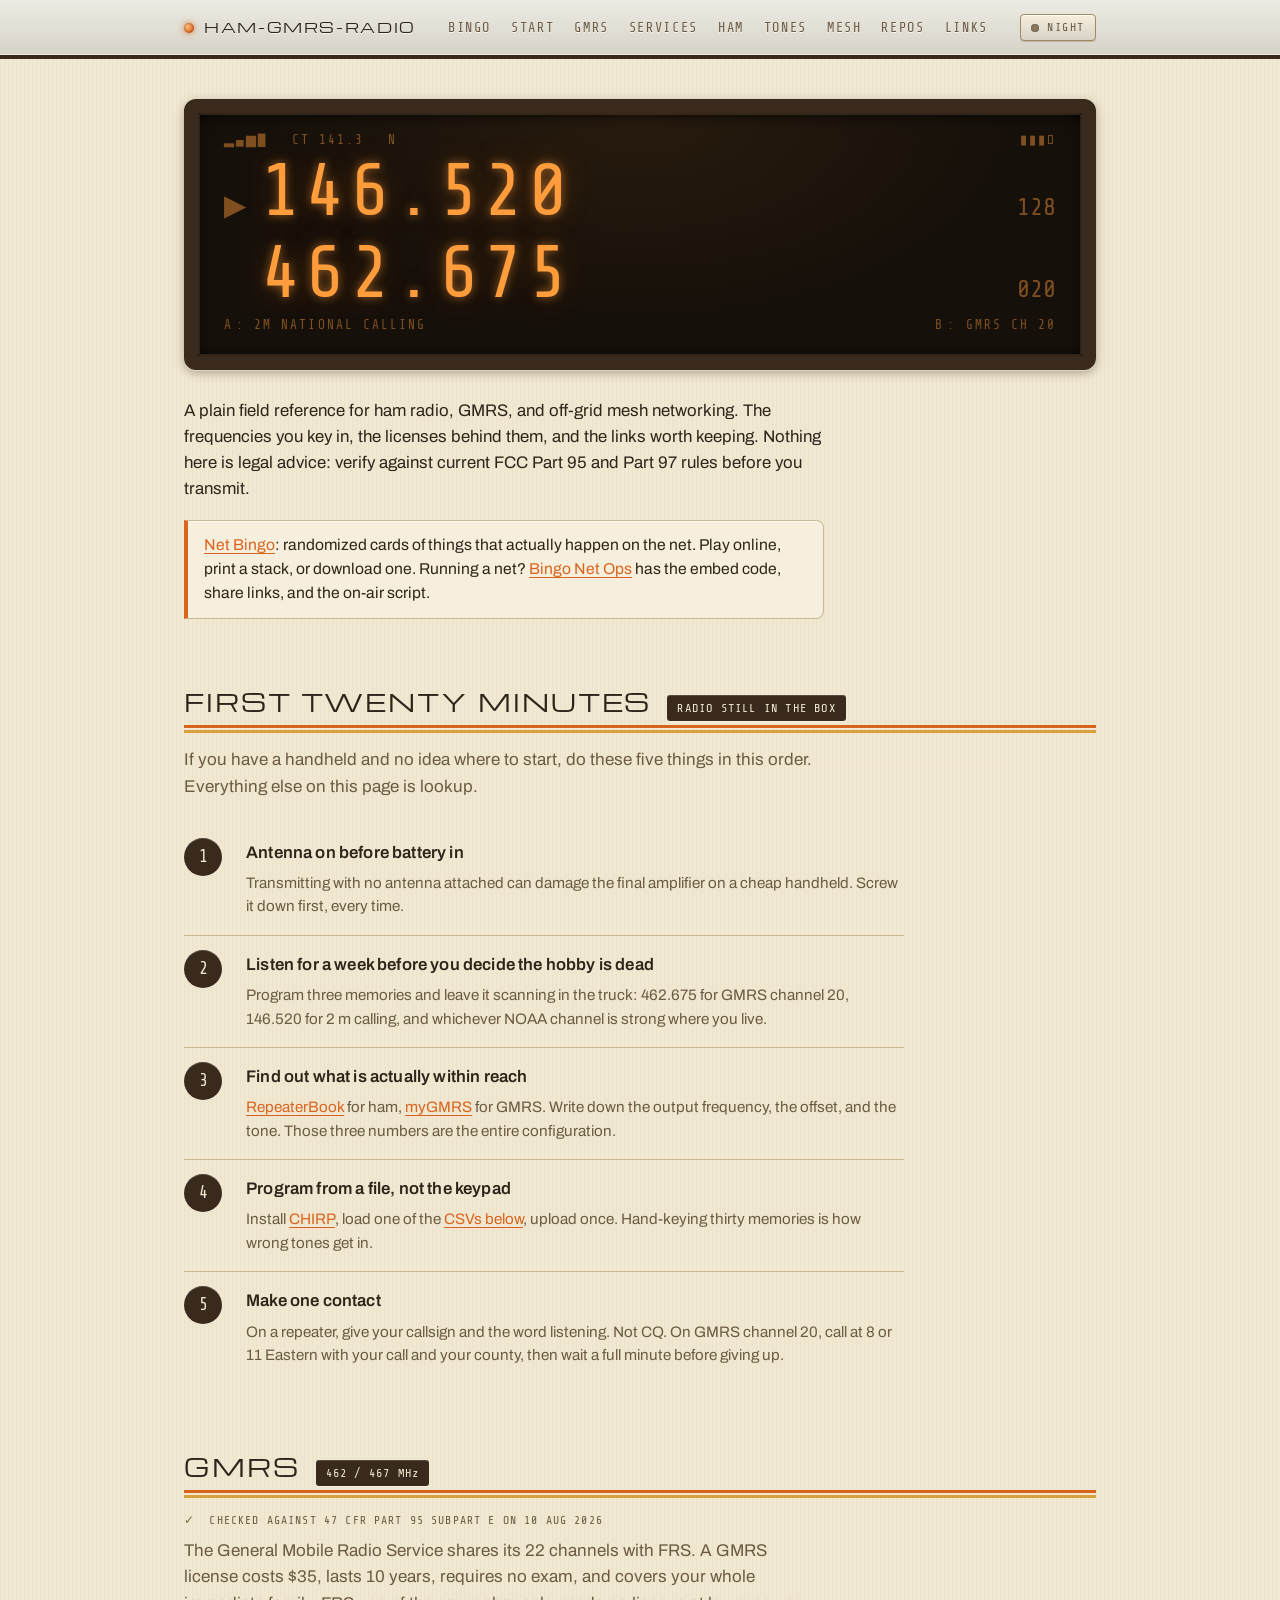
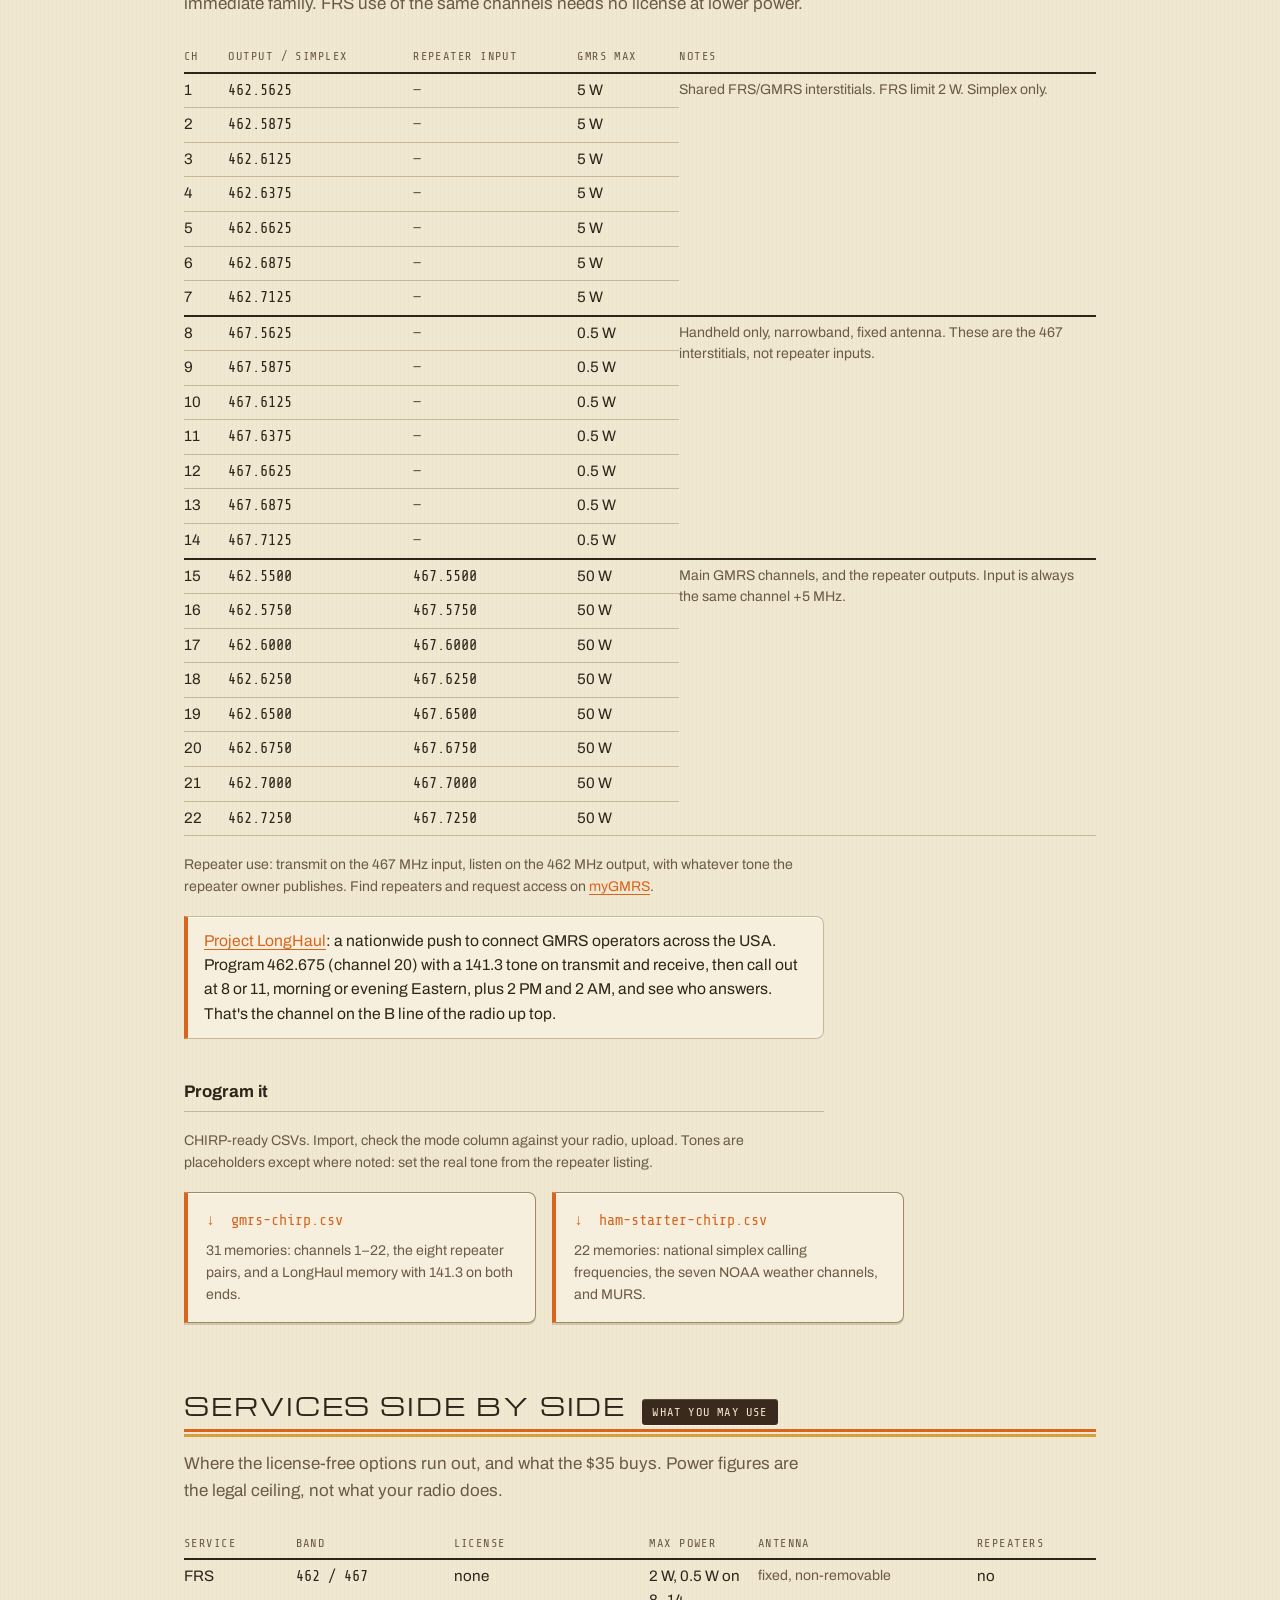
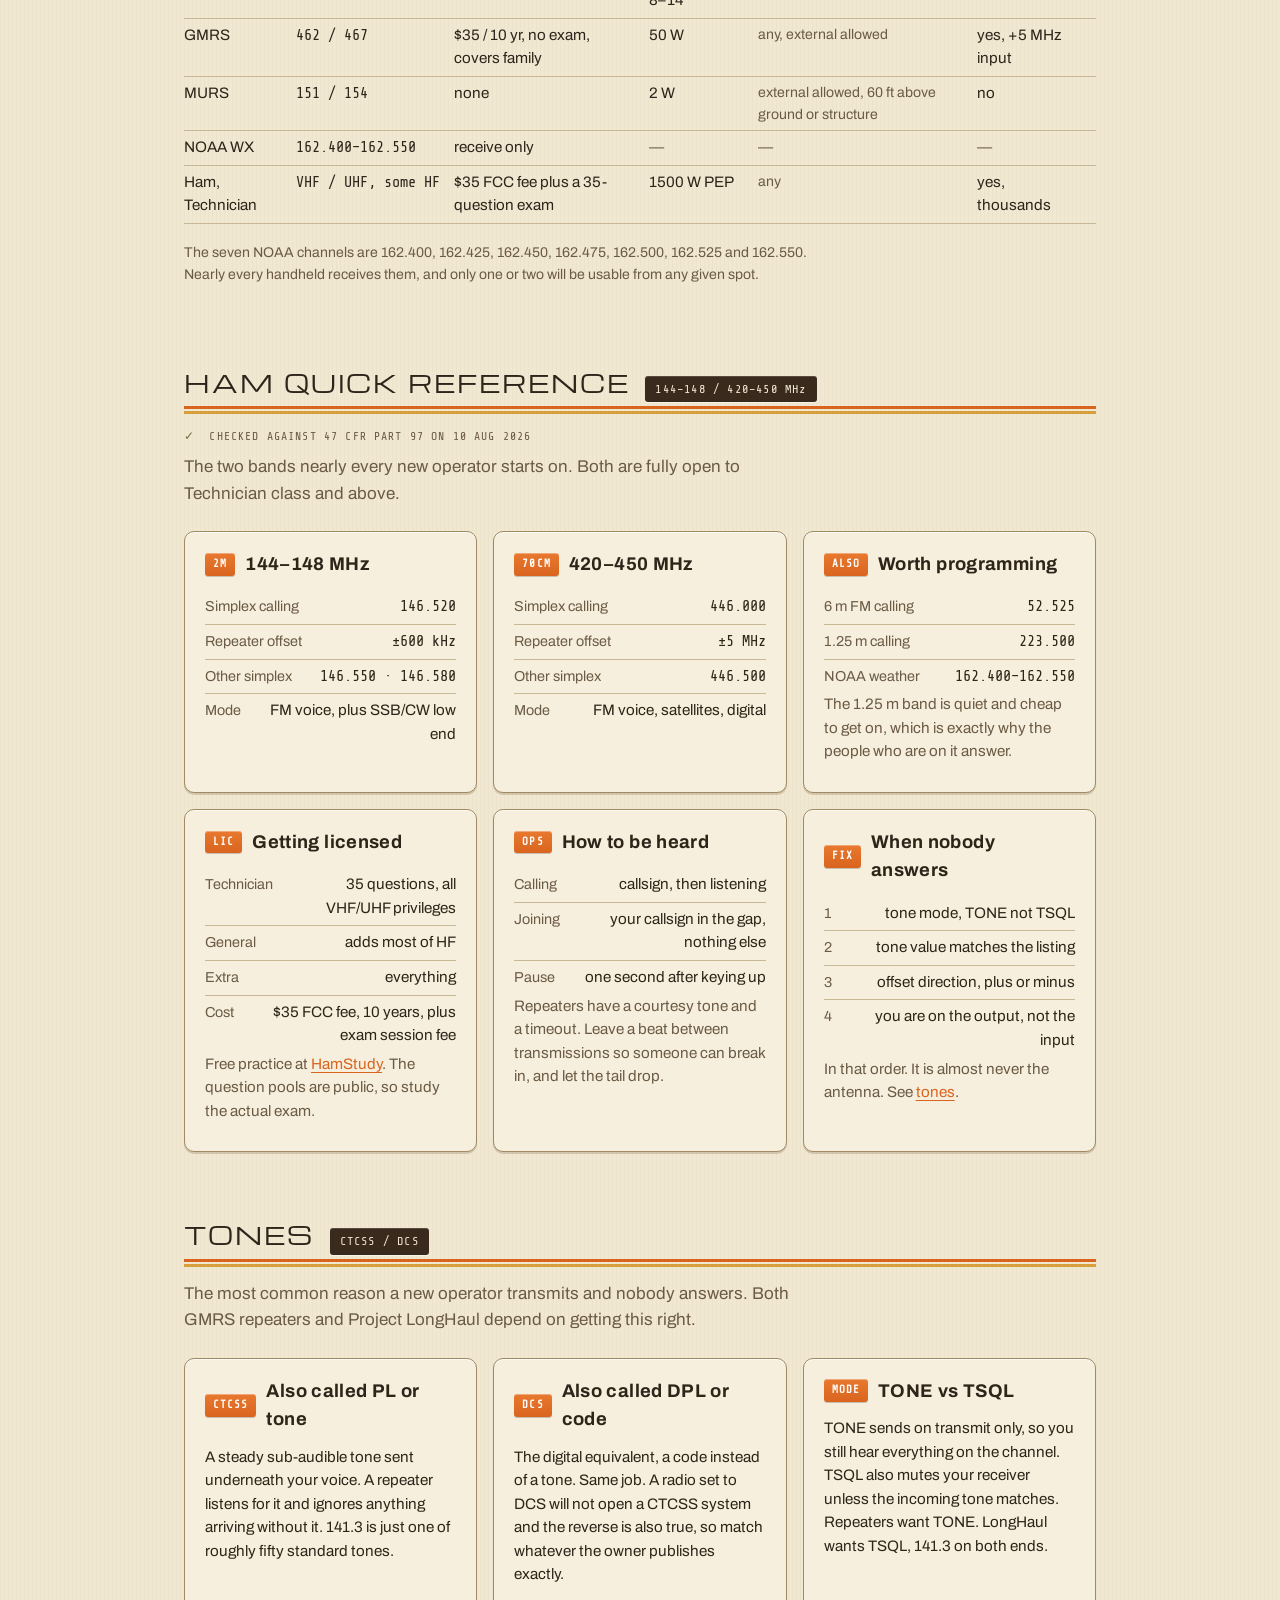
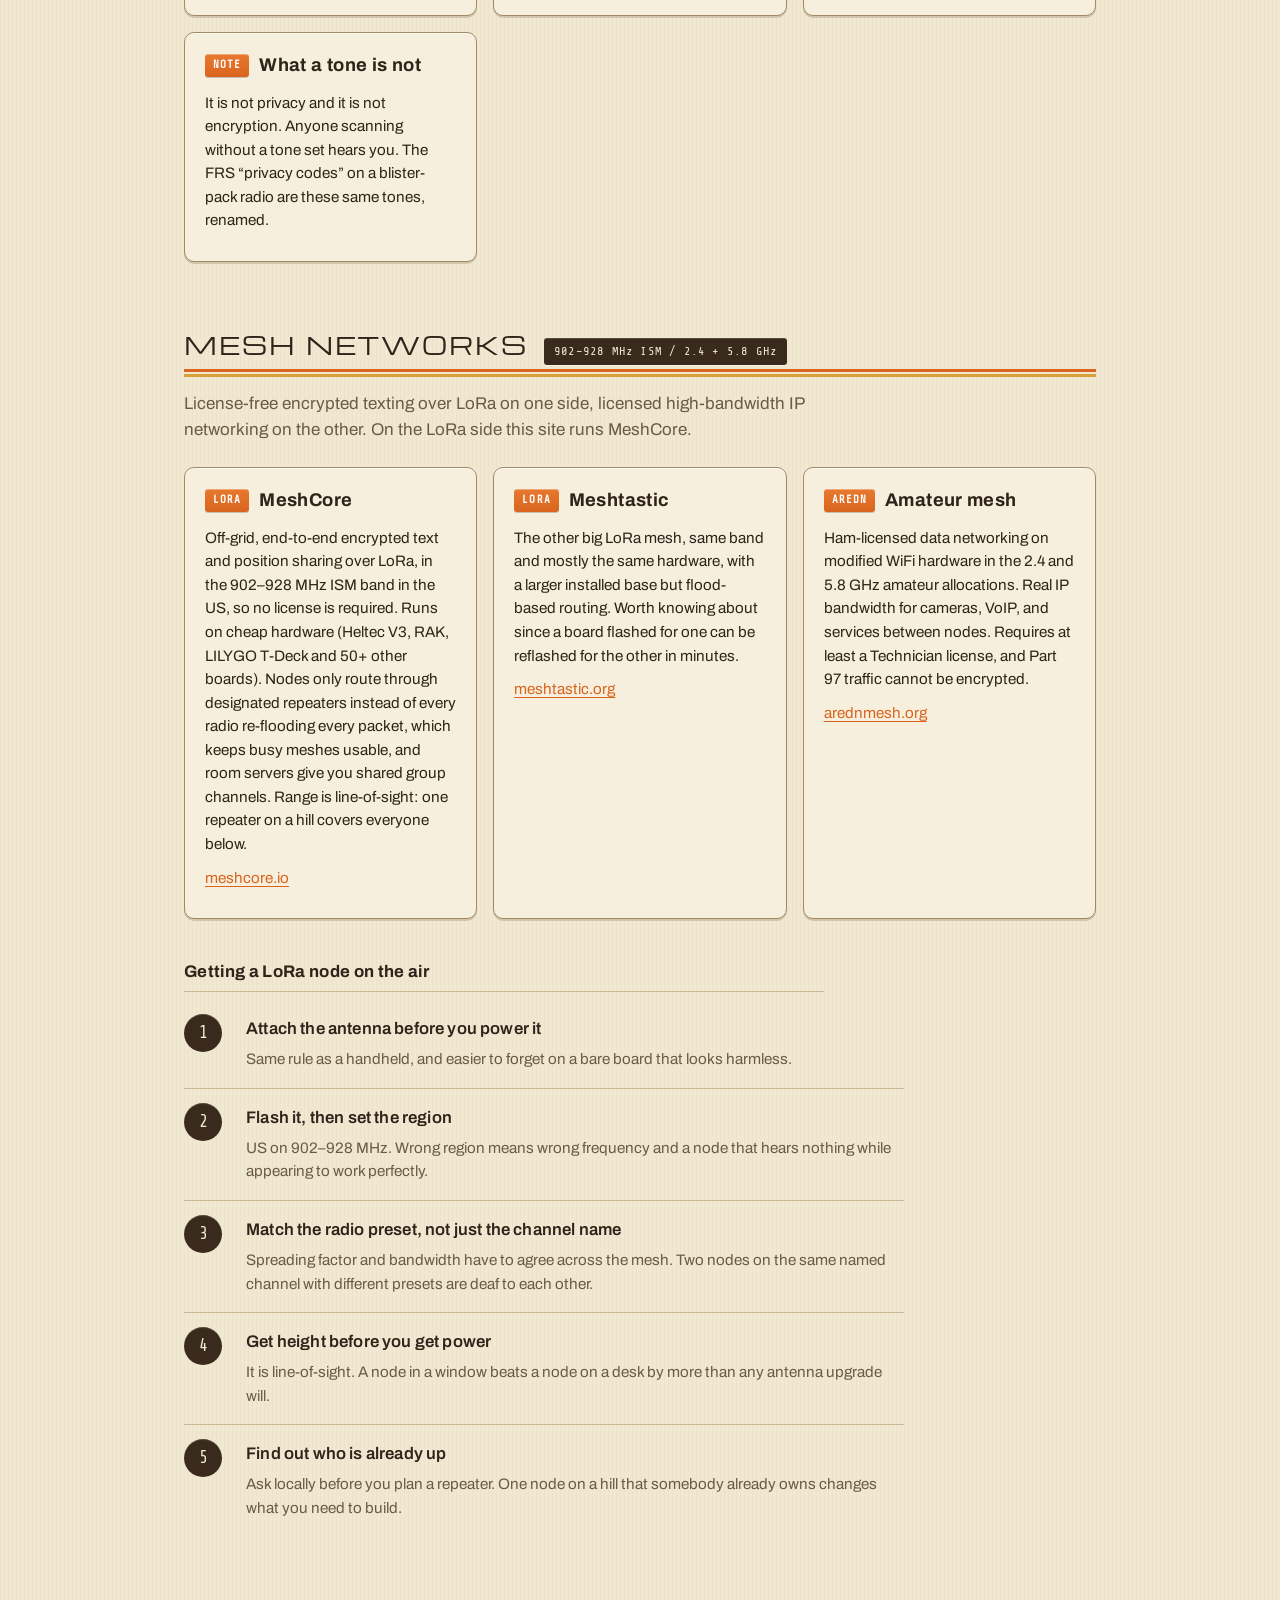
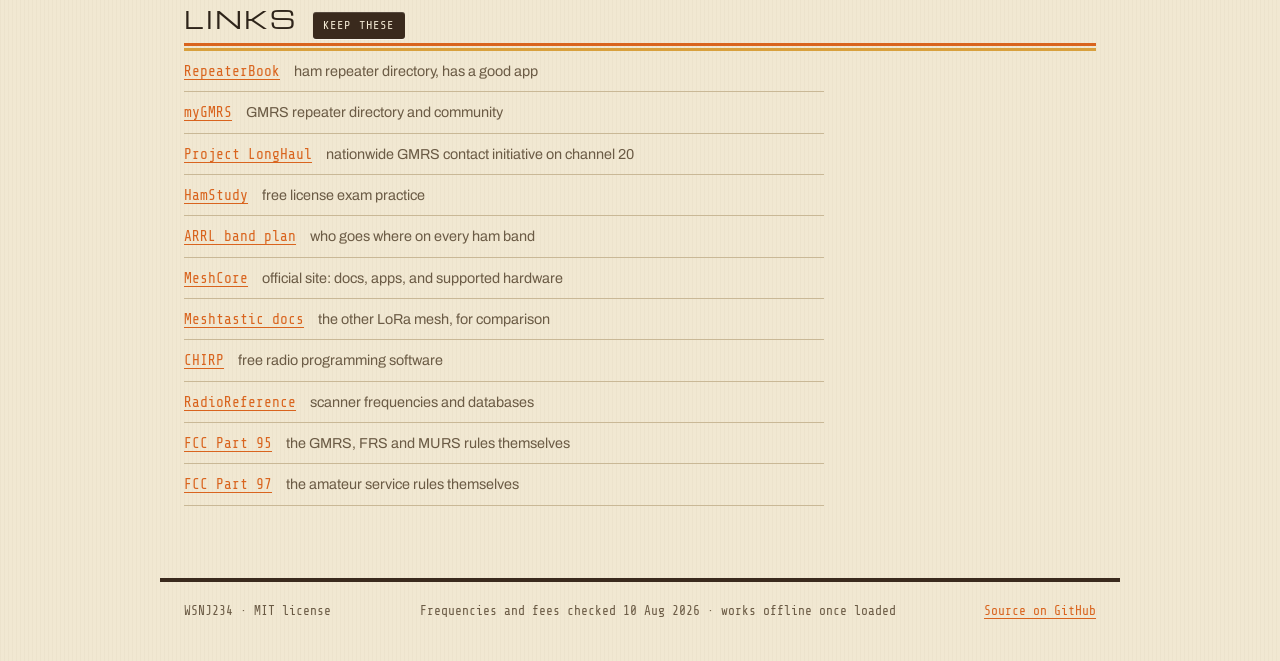
<file: index.html>
<!DOCTYPE html>
<html lang="en">
<head>
<meta charset="utf-8">
<meta name="viewport" content="width=device-width, initial-scale=1">
<title>HAM / GMRS / Mesh Field Reference</title>
<meta name="description" content="A plain field reference for ham radio, GMRS, and mesh networking. Frequencies, license paths, and links.">
<meta name="theme-color" content="#3a2a1d">
<link rel="manifest" href="manifest.webmanifest">
<link rel="preconnect" href="https://fonts.googleapis.com">
<link rel="preconnect" href="https://fonts.gstatic.com" crossorigin>
<link href="https://fonts.googleapis.com/css2?family=Archivo:wght@400;500;600;700&family=Michroma&family=Share+Tech+Mono&display=swap" rel="stylesheet">
<link rel="stylesheet" href="style.css">
<link rel="icon" href="data:image/svg+xml,<svg xmlns='http://www.w3.org/2000/svg' viewBox='0 0 100 100'><rect width='100' height='100' rx='14' fill='%233A2A1D'/><text x='50' y='68' font-size='52' text-anchor='middle' fill='%23FF9D3C' font-family='monospace'>((</text></svg>">
<script src="theme.js"></script>
</head>
<body>

<header class="topbar">
  <div class="wrap topbar-row">
    <a class="brand" href="#top">HAM-GMRS-RADIO</a>
    <nav class="topnav" aria-label="Sections">
      <a href="bingo.html">BINGO</a>
      <a href="#start">START</a>
      <a href="#gmrs">GMRS</a>
      <a href="#services">SERVICES</a>
      <a href="#ham">HAM</a>
      <a href="#tones">TONES</a>
      <a href="#mesh">MESH</a>
      <a href="repos.html">REPOS</a>
      <a href="#links">LINKS</a>
    </nav>
    <button class="night-toggle" type="button" id="night-toggle" aria-pressed="false">
      <span class="night-lamp" aria-hidden="true"></span>NIGHT
    </button>
  </div>
</header>

<main id="top">

  <!-- LCD hero panel -->
  <section class="hero wrap" aria-label="Intro">
    <div class="lcd" role="img" aria-label="Handheld radio display showing two frequencies: 146.520, the 2 meter national simplex calling frequency, and 462.675, GMRS channel 20">
      <div class="lcd-row lcd-small">
        <span aria-hidden="true">&#9602;&#9604;&#9606;&#9608;</span>
        <span>CT 141.3</span>
        <span>N</span>
        <span class="lcd-right" aria-hidden="true">&#9646;&#9646;&#9646;&#9647;</span>
      </div>
      <div class="lcd-vfo">
        <span class="lcd-arrow" aria-hidden="true">&#9654;</span>
        <span class="lcd-freq">146.520</span>
        <span class="lcd-ch">128</span>
      </div>
      <div class="lcd-vfo">
        <span class="lcd-arrow" aria-hidden="true"></span>
        <span class="lcd-freq">462.675</span>
        <span class="lcd-ch">020</span>
      </div>
      <div class="lcd-row lcd-small">
        <span>A&#8202;: 2M NATIONAL CALLING</span>
        <span class="lcd-right">B&#8202;: GMRS CH 20</span>
      </div>
    </div>
    <p class="lede">
      A plain field reference for ham radio, GMRS, and off-grid mesh networking.
      The frequencies you key in, the licenses behind them, and the links worth
      keeping. Nothing here is legal advice: verify against current FCC Part 95
      and Part 97 rules before you transmit.
    </p>
    <p class="callout">
      <a href="bingo.html">Net Bingo</a>: randomized cards of things that
      actually happen on the net. Play online, print a stack, or download one.
      Running a net? <a href="netops.html">Bingo Net Ops</a> has the
      embed code, share links, and the on-air script.
    </p>
  </section>

  <!-- FIRST TWENTY MINUTES -->
  <section id="start" class="wrap section">
    <div class="section-head">
      <h2>First twenty minutes</h2>
      <span class="range-tag">RADIO STILL IN THE BOX</span>
    </div>
    <p class="section-note">
      If you have a handheld and no idea where to start, do these five things
      in this order. Everything else on this page is lookup.
    </p>
    <ol class="steps">
      <li>
        <h3>Antenna on before battery in</h3>
        <p>Transmitting with no antenna attached can damage the final amplifier on a
        cheap handheld. Screw it down first, every time.</p>
      </li>
      <li>
        <h3>Listen for a week before you decide the hobby is dead</h3>
        <p>Program three memories and leave it scanning in the truck: 462.675 for
        GMRS channel 20, 146.520 for 2&nbsp;m calling, and whichever NOAA
        channel is strong where you live.</p>
      </li>
      <li>
        <h3>Find out what is actually within reach</h3>
        <p><a href="https://www.repeaterbook.com">RepeaterBook</a> for ham,
        <a href="https://mygmrs.com">myGMRS</a> for GMRS. Write down the output
        frequency, the offset, and the tone. Those three numbers are the entire
        configuration.</p>
      </li>
      <li>
        <h3>Program from a file, not the keypad</h3>
        <p>Install <a href="https://chirpmyradio.com">CHIRP</a>, load one of the
        <a href="#program">CSVs below</a>, upload once. Hand-keying thirty
        memories is how wrong tones get in.</p>
      </li>
      <li>
        <h3>Make one contact</h3>
        <p>On a repeater, give your callsign and the word listening. Not CQ. On
        GMRS channel 20, call at 8 or 11 Eastern with your call and your county,
        then wait a full minute before giving up.</p>
      </li>
    </ol>
  </section>

  <!-- GMRS -->
  <section id="gmrs" class="wrap section">
    <div class="section-head">
      <h2>GMRS</h2>
      <span class="range-tag">462 / 467 MHz</span>
    </div>
    <p class="stamp">Checked against 47&nbsp;CFR Part&nbsp;95 subpart&nbsp;E on 10 Aug 2026</p>
    <p class="section-note">
      The General Mobile Radio Service shares its 22 channels with FRS. A GMRS
      license costs $35, lasts 10 years, requires no exam, and covers your whole
      immediate family. FRS use of the same channels needs no license at lower power.
    </p>

    <div class="table-scroll">
      <table>
        <caption class="visually-hidden">GMRS and FRS channel frequencies, repeater inputs, and maximum GMRS power</caption>
        <thead>
          <tr>
            <th scope="col">CH</th>
            <th scope="col">Output / simplex</th>
            <th scope="col">Repeater input</th>
            <th scope="col">GMRS max</th>
            <th scope="col">Notes</th>
          </tr>
        </thead>
        <tbody>
          <tr><td>1</td><td class="freq">462.5625</td><td class="freq dim">&mdash;</td><td>5 W</td><td rowspan="7" class="note-cell">Shared FRS/GMRS interstitials. FRS limit 2 W. Simplex only.</td></tr>
          <tr><td>2</td><td class="freq">462.5875</td><td class="freq dim">&mdash;</td><td>5 W</td></tr>
          <tr><td>3</td><td class="freq">462.6125</td><td class="freq dim">&mdash;</td><td>5 W</td></tr>
          <tr><td>4</td><td class="freq">462.6375</td><td class="freq dim">&mdash;</td><td>5 W</td></tr>
          <tr><td>5</td><td class="freq">462.6625</td><td class="freq dim">&mdash;</td><td>5 W</td></tr>
          <tr><td>6</td><td class="freq">462.6875</td><td class="freq dim">&mdash;</td><td>5 W</td></tr>
          <tr><td>7</td><td class="freq">462.7125</td><td class="freq dim">&mdash;</td><td>5 W</td></tr>
          <tr class="group"><td>8</td><td class="freq">467.5625</td><td class="freq dim">&mdash;</td><td>0.5 W</td><td rowspan="7" class="note-cell">Handheld only, narrowband, fixed antenna. These are the 467 interstitials, not repeater inputs.</td></tr>
          <tr><td>9</td><td class="freq">467.5875</td><td class="freq dim">&mdash;</td><td>0.5 W</td></tr>
          <tr><td>10</td><td class="freq">467.6125</td><td class="freq dim">&mdash;</td><td>0.5 W</td></tr>
          <tr><td>11</td><td class="freq">467.6375</td><td class="freq dim">&mdash;</td><td>0.5 W</td></tr>
          <tr><td>12</td><td class="freq">467.6625</td><td class="freq dim">&mdash;</td><td>0.5 W</td></tr>
          <tr><td>13</td><td class="freq">467.6875</td><td class="freq dim">&mdash;</td><td>0.5 W</td></tr>
          <tr><td>14</td><td class="freq">467.7125</td><td class="freq dim">&mdash;</td><td>0.5 W</td></tr>
          <tr class="group"><td>15</td><td class="freq">462.5500</td><td class="freq">467.5500</td><td>50 W</td><td rowspan="8" class="note-cell">Main GMRS channels, and the repeater outputs. Input is always the same channel +5 MHz.</td></tr>
          <tr><td>16</td><td class="freq">462.5750</td><td class="freq">467.5750</td><td>50 W</td></tr>
          <tr><td>17</td><td class="freq">462.6000</td><td class="freq">467.6000</td><td>50 W</td></tr>
          <tr><td>18</td><td class="freq">462.6250</td><td class="freq">467.6250</td><td>50 W</td></tr>
          <tr><td>19</td><td class="freq">462.6500</td><td class="freq">467.6500</td><td>50 W</td></tr>
          <tr><td>20</td><td class="freq">462.6750</td><td class="freq">467.6750</td><td>50 W</td></tr>
          <tr><td>21</td><td class="freq">462.7000</td><td class="freq">467.7000</td><td>50 W</td></tr>
          <tr><td>22</td><td class="freq">462.7250</td><td class="freq">467.7250</td><td>50 W</td></tr>
        </tbody>
      </table>
    </div>
    <p class="fineprint">
      Repeater use: transmit on the 467 MHz input, listen on the 462 MHz output,
      with whatever tone the repeater owner publishes. Find repeaters and request
      access on <a href="https://mygmrs.com">myGMRS</a>.
    </p>
    <p class="callout">
      <a href="https://projectlonghaul.com">Project LongHaul</a>: a nationwide
      push to connect GMRS operators across the USA. Program 462.675 (channel
      20) with a 141.3 tone on transmit and receive, then call out at 8 or 11,
      morning or evening Eastern, plus 2 PM and 2 AM, and see who answers.
      That's the channel on the B line of the radio up top.
    </p>

    <h3 class="sub-head" id="program">Program it</h3>
    <p class="fineprint">
      CHIRP-ready CSVs. Import, check the mode column against your radio, upload.
      Tones are placeholders except where noted: set the real tone from the
      repeater listing.
    </p>
    <div class="downloads">
      <a class="download" href="gmrs-chirp.csv" download>
        <span class="dl-name">gmrs-chirp.csv</span>
        <span class="dl-note">31 memories: channels 1&ndash;22, the eight repeater pairs, and a LongHaul memory with 141.3 on both ends.</span>
      </a>
      <a class="download" href="ham-starter-chirp.csv" download>
        <span class="dl-name">ham-starter-chirp.csv</span>
        <span class="dl-note">22 memories: national simplex calling frequencies, the seven NOAA weather channels, and MURS.</span>
      </a>
    </div>
  </section>

  <!-- SERVICES -->
  <section id="services" class="wrap section">
    <div class="section-head">
      <h2>Services side by side</h2>
      <span class="range-tag">WHAT YOU MAY USE</span>
    </div>
    <p class="section-note">
      Where the license-free options run out, and what the $35 buys. Power
      figures are the legal ceiling, not what your radio does.
    </p>
    <div class="table-scroll">
      <table>
        <caption class="visually-hidden">Comparison of FRS, GMRS, MURS, NOAA weather radio, and amateur Technician privileges</caption>
        <thead>
          <tr>
            <th scope="col">Service</th>
            <th scope="col">Band</th>
            <th scope="col">License</th>
            <th scope="col">Max power</th>
            <th scope="col">Antenna</th>
            <th scope="col">Repeaters</th>
          </tr>
        </thead>
        <tbody>
          <tr><td>FRS</td><td class="freq">462 / 467</td><td>none</td><td>2 W, 0.5 W on 8&ndash;14</td><td class="note-cell">fixed, non-removable</td><td>no</td></tr>
          <tr><td>GMRS</td><td class="freq">462 / 467</td><td>$35 / 10 yr, no exam, covers family</td><td>50 W</td><td class="note-cell">any, external allowed</td><td>yes, +5 MHz input</td></tr>
          <tr><td>MURS</td><td class="freq">151 / 154</td><td>none</td><td>2 W</td><td class="note-cell">external allowed, 60 ft above ground or structure</td><td>no</td></tr>
          <tr><td>NOAA WX</td><td class="freq">162.400&ndash;162.550</td><td>receive only</td><td class="dim">&mdash;</td><td class="dim">&mdash;</td><td class="dim">&mdash;</td></tr>
          <tr><td>Ham, Technician</td><td class="freq">VHF / UHF, some HF</td><td>$35 FCC fee plus a 35-question exam</td><td>1500 W PEP</td><td class="note-cell">any</td><td>yes, thousands</td></tr>
        </tbody>
      </table>
    </div>
    <p class="fineprint">
      The seven NOAA channels are 162.400, 162.425, 162.450, 162.475, 162.500,
      162.525 and 162.550. Nearly every handheld receives them, and only one or
      two will be usable from any given spot.
    </p>
  </section>

  <!-- HAM -->
  <section id="ham" class="wrap section">
    <div class="section-head">
      <h2>Ham quick reference</h2>
      <span class="range-tag">144&ndash;148 / 420&ndash;450 MHz</span>
    </div>
    <p class="stamp">Checked against 47&nbsp;CFR Part&nbsp;97 on 10 Aug 2026</p>
    <p class="section-note">
      The two bands nearly every new operator starts on. Both are fully open to
      Technician class and above.
    </p>

    <div class="cards">
      <article class="card">
        <h3><span class="band">2M</span> 144&ndash;148 MHz</h3>
        <dl>
          <div><dt>Simplex calling</dt><dd class="freq">146.520</dd></div>
          <div><dt>Repeater offset</dt><dd class="freq">&plusmn;600 kHz</dd></div>
          <div><dt>Other simplex</dt><dd class="freq">146.550 &middot; 146.580</dd></div>
          <div><dt>Mode</dt><dd>FM voice, plus SSB/CW low end</dd></div>
        </dl>
      </article>
      <article class="card">
        <h3><span class="band">70CM</span> 420&ndash;450 MHz</h3>
        <dl>
          <div><dt>Simplex calling</dt><dd class="freq">446.000</dd></div>
          <div><dt>Repeater offset</dt><dd class="freq">&plusmn;5 MHz</dd></div>
          <div><dt>Other simplex</dt><dd class="freq">446.500</dd></div>
          <div><dt>Mode</dt><dd>FM voice, satellites, digital</dd></div>
        </dl>
      </article>
      <article class="card">
        <h3><span class="band">ALSO</span> Worth programming</h3>
        <dl>
          <div><dt>6 m FM calling</dt><dd class="freq">52.525</dd></div>
          <div><dt>1.25 m calling</dt><dd class="freq">223.500</dd></div>
          <div><dt>NOAA weather</dt><dd class="freq">162.400&ndash;162.550</dd></div>
        </dl>
        <p class="card-note">The 1.25 m band is quiet and cheap to get on, which is exactly why the people who are on it answer.</p>
      </article>
      <article class="card">
        <h3><span class="band">LIC</span> Getting licensed</h3>
        <dl>
          <div><dt>Technician</dt><dd>35 questions, all VHF/UHF privileges</dd></div>
          <div><dt>General</dt><dd>adds most of HF</dd></div>
          <div><dt>Extra</dt><dd>everything</dd></div>
          <div><dt>Cost</dt><dd>$35 FCC fee, 10 years, plus exam session fee</dd></div>
        </dl>
        <p class="card-note">Free practice at <a href="https://hamstudy.org">HamStudy</a>. The question pools are public, so study the actual exam.</p>
      </article>
      <article class="card">
        <h3><span class="band">OPS</span> How to be heard</h3>
        <dl>
          <div><dt>Calling</dt><dd>callsign, then listening</dd></div>
          <div><dt>Joining</dt><dd>your callsign in the gap, nothing else</dd></div>
          <div><dt>Pause</dt><dd>one second after keying up</dd></div>
        </dl>
        <p class="card-note">Repeaters have a courtesy tone and a timeout. Leave a beat between transmissions so someone can break in, and let the tail drop.</p>
      </article>
      <article class="card">
        <h3><span class="band">FIX</span> When nobody answers</h3>
        <dl>
          <div><dt>1</dt><dd>tone mode, TONE not TSQL</dd></div>
          <div><dt>2</dt><dd>tone value matches the listing</dd></div>
          <div><dt>3</dt><dd>offset direction, plus or minus</dd></div>
          <div><dt>4</dt><dd>you are on the output, not the input</dd></div>
        </dl>
        <p class="card-note">In that order. It is almost never the antenna. See <a href="#tones">tones</a>.</p>
      </article>
    </div>
  </section>

  <!-- TONES -->
  <section id="tones" class="wrap section">
    <div class="section-head">
      <h2>Tones</h2>
      <span class="range-tag">CTCSS / DCS</span>
    </div>
    <p class="section-note">
      The most common reason a new operator transmits and nobody answers. Both
      GMRS repeaters and Project LongHaul depend on getting this right.
    </p>
    <div class="cards">
      <article class="card">
        <h3><span class="band">CTCSS</span> Also called PL or tone</h3>
        <p>A steady sub-audible tone sent underneath your voice. A repeater
        listens for it and ignores anything arriving without it. 141.3 is
        just one of roughly fifty standard tones.</p>
      </article>
      <article class="card">
        <h3><span class="band">DCS</span> Also called DPL or code</h3>
        <p>The digital equivalent, a code instead of a tone. Same job. A radio
        set to DCS will not open a CTCSS system and the reverse is also true,
        so match whatever the owner publishes exactly.</p>
      </article>
      <article class="card">
        <h3><span class="band">MODE</span> TONE vs TSQL</h3>
        <p>TONE sends on transmit only, so you still hear everything on the
        channel. TSQL also mutes your receiver unless the incoming tone
        matches. Repeaters want TONE. LongHaul wants TSQL, 141.3 on both ends.</p>
      </article>
      <article class="card">
        <h3><span class="band">NOTE</span> What a tone is not</h3>
        <p>It is not privacy and it is not encryption. Anyone scanning without
        a tone set hears you. The FRS &ldquo;privacy codes&rdquo; on a blister-pack
        radio are these same tones, renamed.</p>
      </article>
    </div>
  </section>

  <!-- MESH -->
  <section id="mesh" class="wrap section">
    <div class="section-head">
      <h2>Mesh networks</h2>
      <span class="range-tag">902&ndash;928 MHz ISM / 2.4 + 5.8 GHz</span>
    </div>
    <p class="section-note">
      License-free encrypted texting over LoRa on one side, licensed
      high-bandwidth IP networking on the other. On the LoRa side this site
      runs MeshCore.
    </p>

    <div class="cards">
      <article class="card">
        <h3><span class="band">LORA</span> MeshCore</h3>
        <p>
          Off-grid, end-to-end encrypted text and position sharing over LoRa,
          in the 902&ndash;928 MHz ISM band in the US, so no license is
          required. Runs on cheap hardware (Heltec V3, RAK, LILYGO T-Deck and
          50+ other boards). Nodes only route through designated repeaters
          instead of every radio re-flooding every packet, which keeps busy
          meshes usable, and room servers give you shared group channels.
          Range is line-of-sight: one repeater on a hill covers everyone below.
        </p>
        <p class="card-note"><a href="https://meshcore.io">meshcore.io</a></p>
      </article>
      <article class="card">
        <h3><span class="band">LORA</span> Meshtastic</h3>
        <p>
          The other big LoRa mesh, same band and mostly the same hardware, with
          a larger installed base but flood-based routing. Worth knowing about
          since a board flashed for one can be reflashed for the other in
          minutes.
        </p>
        <p class="card-note"><a href="https://meshtastic.org">meshtastic.org</a></p>
      </article>
      <article class="card">
        <h3><span class="band">AREDN</span> Amateur mesh</h3>
        <p>
          Ham-licensed data networking on modified WiFi hardware in the 2.4 and
          5.8 GHz amateur allocations. Real IP bandwidth for cameras, VoIP, and
          services between nodes. Requires at least a Technician license, and
          Part 97 traffic cannot be encrypted.
        </p>
        <p class="card-note"><a href="https://www.arednmesh.org">arednmesh.org</a></p>
      </article>
    </div>

    <h3 class="sub-head">Getting a LoRa node on the air</h3>
    <ol class="steps steps-tight">
      <li>
        <h3>Attach the antenna before you power it</h3>
        <p>Same rule as a handheld, and easier to forget on a bare board that
        looks harmless.</p>
      </li>
      <li>
        <h3>Flash it, then set the region</h3>
        <p>US on 902&ndash;928 MHz. Wrong region means wrong frequency and a node
        that hears nothing while appearing to work perfectly.</p>
      </li>
      <li>
        <h3>Match the radio preset, not just the channel name</h3>
        <p>Spreading factor and bandwidth have to agree across the mesh. Two
        nodes on the same named channel with different presets are deaf to
        each other.</p>
      </li>
      <li>
        <h3>Get height before you get power</h3>
        <p>It is line-of-sight. A node in a window beats a node on a desk by
        more than any antenna upgrade will.</p>
      </li>
      <li>
        <h3>Find out who is already up</h3>
        <p>Ask locally before you plan a repeater. One node on a hill that
        somebody already owns changes what you need to build.</p>
      </li>
    </ol>
  </section>

  <!-- LINKS -->
  <section id="links" class="wrap section">
    <div class="section-head">
      <h2>Links</h2>
      <span class="range-tag">KEEP THESE</span>
    </div>
    <ul class="linklist">
      <li><a href="https://www.repeaterbook.com">RepeaterBook</a><span>ham repeater directory, has a good app</span></li>
      <li><a href="https://mygmrs.com">myGMRS</a><span>GMRS repeater directory and community</span></li>
      <li><a href="https://projectlonghaul.com">Project LongHaul</a><span>nationwide GMRS contact initiative on channel 20</span></li>
      <li><a href="https://hamstudy.org">HamStudy</a><span>free license exam practice</span></li>
      <li><a href="https://www.arrl.org/band-plan">ARRL band plan</a><span>who goes where on every ham band</span></li>
      <li><a href="https://meshcore.io">MeshCore</a><span>official site: docs, apps, and supported hardware</span></li>
      <li><a href="https://meshtastic.org">Meshtastic docs</a><span>the other LoRa mesh, for comparison</span></li>
      <li><a href="https://chirpmyradio.com">CHIRP</a><span>free radio programming software</span></li>
      <li><a href="https://www.radioreference.com">RadioReference</a><span>scanner frequencies and databases</span></li>
      <li><a href="https://www.ecfr.gov/current/title-47/chapter-I/subchapter-D/part-95">FCC Part 95</a><span>the GMRS, FRS and MURS rules themselves</span></li>
      <li><a href="https://www.ecfr.gov/current/title-47/chapter-I/subchapter-D/part-97">FCC Part 97</a><span>the amateur service rules themselves</span></li>
    </ul>
  </section>

</main>

<footer class="wrap footer">
  <span>WSNJ234 &middot; MIT license</span>
  <span class="footer-stamp">Frequencies and fees checked 10 Aug 2026 &middot; works offline once loaded</span>
  <a href="https://github.com/WSNJ234/amrad">Source on GitHub</a>
</footer>

<script>
  (function () {
    // Tap any frequency to copy it.
    document.addEventListener("click", function (e) {
      var cell = e.target.closest(".freq");
      if (!cell || cell.classList.contains("dim")) return;
      var text = cell.textContent.trim();
      if (!/^[\d.]/.test(text)) return;
      if (navigator.clipboard) navigator.clipboard.writeText(text);
      cell.classList.add("copied");
      setTimeout(function () { cell.classList.remove("copied"); }, 900);
    });

    if ("serviceWorker" in navigator) {
      window.addEventListener("load", function () {
        navigator.serviceWorker.register("sw.js").catch(function () {});
      });
    }
  })();
</script>

</body>
</html>
</file>
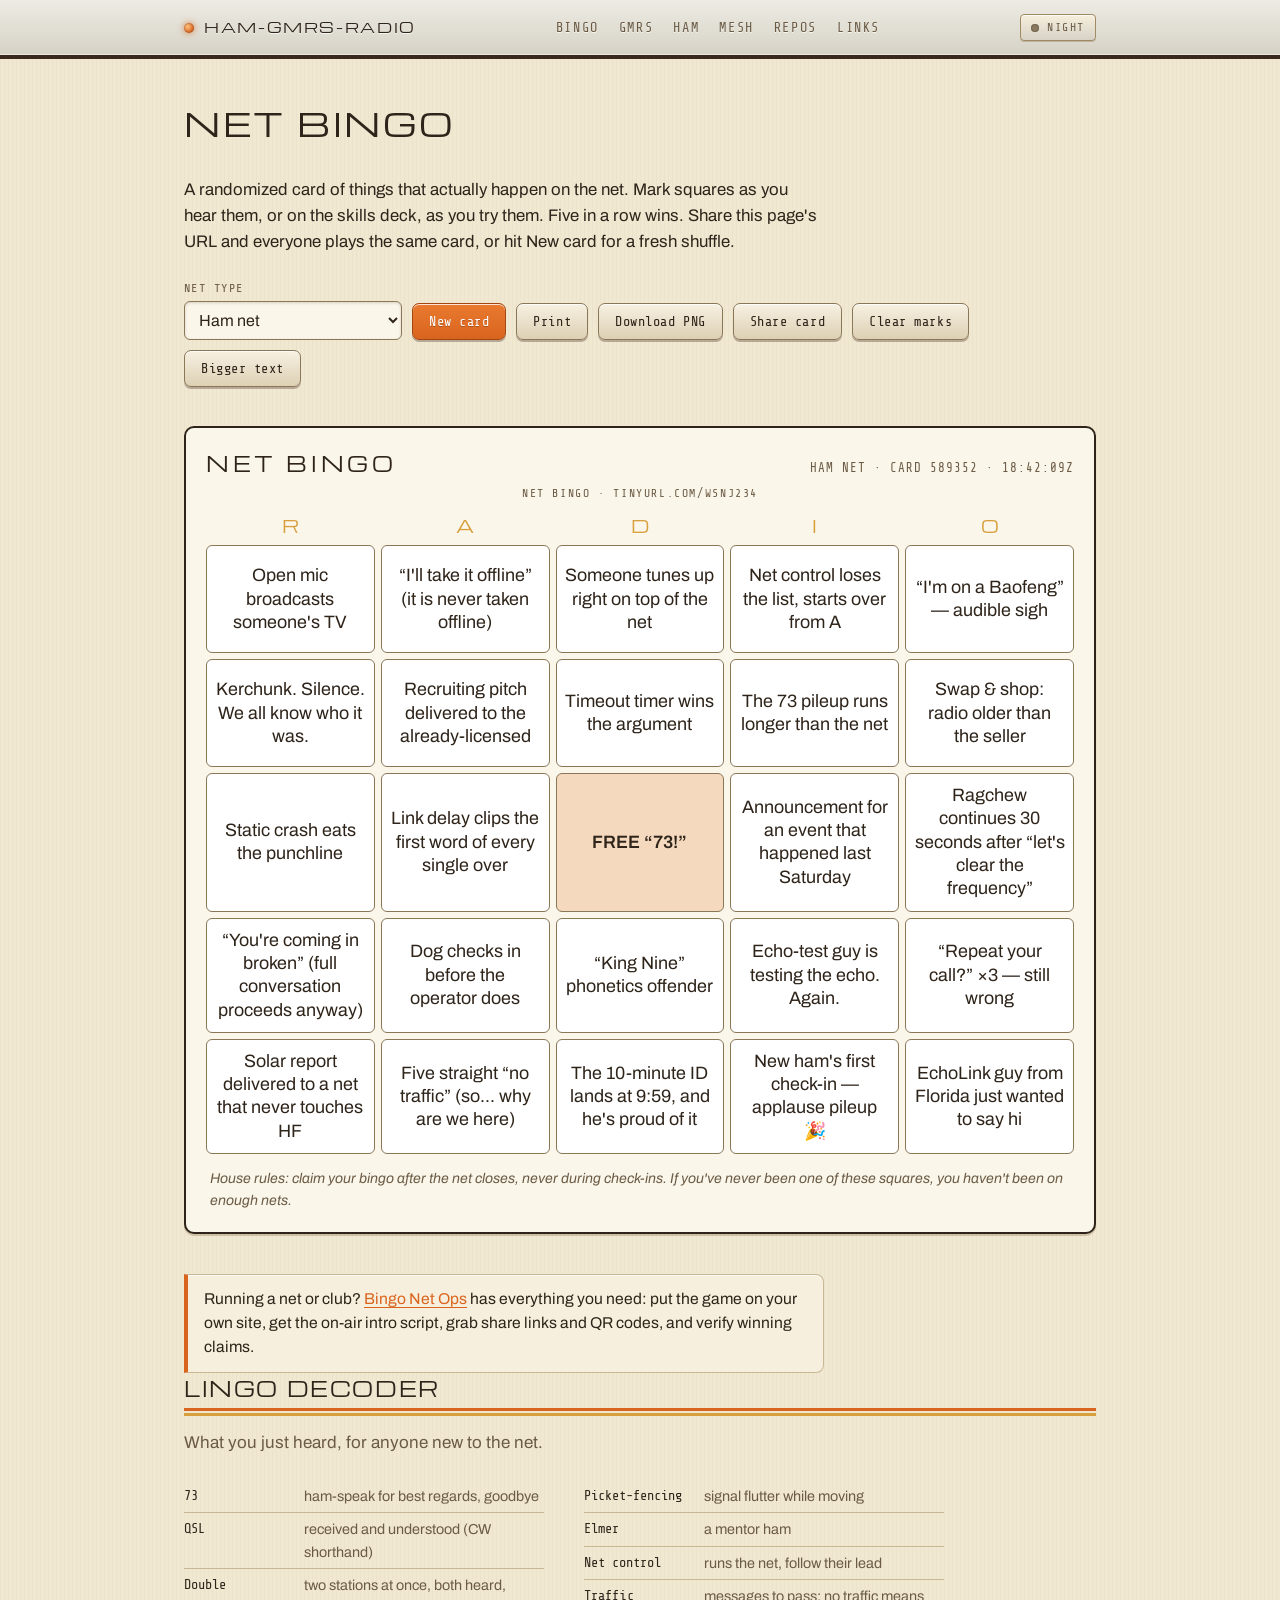
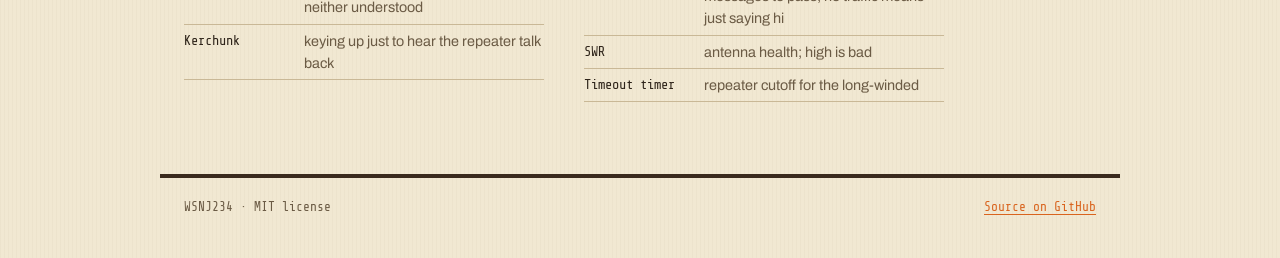
<file: bingo.html>
<!DOCTYPE html>
<html lang="en">
<head>
<meta charset="utf-8">
<meta name="viewport" content="width=device-width, initial-scale=1">
<title>Net Bingo</title>
<meta name="description" content="Randomized bingo cards of things that actually happen on ham, GMRS, and weather nets. Play online, print, or download.">
<link rel="preconnect" href="https://fonts.googleapis.com">
<link rel="preconnect" href="https://fonts.gstatic.com" crossorigin>
<link href="https://fonts.googleapis.com/css2?family=Archivo:wght@400;500;600;700&family=Michroma&family=Share+Tech+Mono&display=swap" rel="stylesheet">
<link rel="stylesheet" href="style.css">
<link rel="stylesheet" href="bingo.css">
<script src="theme.js"></script>
<link rel="icon" href="data:image/svg+xml,<svg xmlns='http://www.w3.org/2000/svg' viewBox='0 0 100 100'><rect width='100' height='100' rx='14' fill='%233A2A1D'/><text x='50' y='68' font-size='52' text-anchor='middle' fill='%23FF9D3C' font-family='monospace'>((</text></svg>">
</head>
<body>

<header class="topbar">
  <div class="wrap topbar-row">
    <a class="brand" href="index.html">HAM-GMRS-RADIO</a>
    <nav class="topnav" aria-label="Sections">
      <a href="bingo.html" aria-current="page">BINGO</a>
      <a href="index.html#gmrs">GMRS</a>
      <a href="index.html#ham">HAM</a>
      <a href="index.html#mesh">MESH</a>
      <a href="repos.html">REPOS</a>
      <a href="index.html#links">LINKS</a>
    </nav>
    <button class="night-toggle" type="button" id="night-toggle" aria-pressed="false">
      <span class="night-lamp" aria-hidden="true"></span>NIGHT
    </button>
  </div>
</header>

<main class="wrap">

  <div class="bingo-intro">
    <h1>Net Bingo</h1>
    <p class="lede">
      A randomized card of things that actually happen on the net. Mark squares
      as you hear them, or on the skills deck, as you try them. Five in a row
      wins. Share this page's URL and everyone plays the same card, or hit
      New card for a fresh shuffle.
    </p>
  </div>

  <form class="controls no-print" aria-label="Card options">
    <div class="control-group">
      <label for="deck">Net type</label>
      <select id="deck">
        <option value="ham">Ham net</option>
        <option value="gmrs">GMRS net</option>
        <option value="wx">SKYWARN / weather net</option>
        <option value="skills">Ham skills challenge</option>
      </select>
    </div>
    <button type="button" id="new-card" class="btn btn-primary">New card</button>
    <button type="button" id="print-card" class="btn">Print</button>
    <button type="button" id="download-card" class="btn">Download PNG</button>
    <button type="button" id="share-card" class="btn">Share card</button>
    <button type="button" id="clear-marks" class="btn">Clear marks</button>
    <button type="button" id="big-text" class="btn" aria-pressed="false">Bigger text</button>
  </form>

  <p id="status" class="status" role="status" aria-live="polite"></p>

  <div id="bingo-banner" class="bingo-banner" hidden>
    <span class="bingo-word">BINGO</span>
    <span class="bingo-sub">Five in a row. Claim it after the net closes.</span>
    <button type="button" id="save-winning" class="btn btn-banner">Save your winning card</button>
  </div>

  <section class="card-sheet" aria-label="Bingo card">
    <div class="card-title-row">
      <span class="card-title">NET BINGO</span>
      <span class="card-meta"><span id="deck-label">Ham net</span> &middot; CARD <span id="card-id">000000</span> &middot; <span id="utc-clock" aria-label="Current UTC time"></span></span>
    </div>
    <p id="sponsor-line" class="sponsor-line"></p>
    <div class="col-heads" aria-hidden="true">
      <span>R</span><span>A</span><span>D</span><span>I</span><span>O</span>
    </div>
    <div id="grid" class="grid" aria-label="Bingo squares, 5 by 5. Press a square to mark it."></div>
    <p id="house-rules" class="house-rules"></p>
  </section>

  <p class="callout ops-callout no-print">
    Running a net or club? <a href="netops.html">Bingo Net Ops</a> has everything you need: put
    the game on your own site, get the on-air intro script, grab share links
    and QR codes, and verify winning claims.
  </p>

  <section class="decoder">
    <h2>Lingo decoder</h2>
    <p class="section-note">What you just heard, for anyone new to the net.</p>
    <dl class="decoder-list">
      <div><dt>73</dt><dd>ham-speak for best regards, goodbye</dd></div>
      <div><dt>QSL</dt><dd>received and understood (CW shorthand)</dd></div>
      <div><dt>Double</dt><dd>two stations at once, both heard, neither understood</dd></div>
      <div><dt>Kerchunk</dt><dd>keying up just to hear the repeater talk back</dd></div>
      <div><dt>Picket-fencing</dt><dd>signal flutter while moving</dd></div>
      <div><dt>Elmer</dt><dd>a mentor ham</dd></div>
      <div><dt>Net control</dt><dd>runs the net, follow their lead</dd></div>
      <div><dt>Traffic</dt><dd>messages to pass; no traffic means just saying hi</dd></div>
      <div><dt>SWR</dt><dd>antenna health; high is bad</dd></div>
      <div><dt>Timeout timer</dt><dd>repeater cutoff for the long-winded</dd></div>
    </dl>
  </section>

</main>

<footer class="wrap footer no-print">
  <span>WSNJ234 &middot; MIT license</span>
  <a href="https://github.com/WSNJ234/amrad">Source on GitHub</a>
</footer>

<script src="bingo.js"></script>
</body>
</html>
</file>
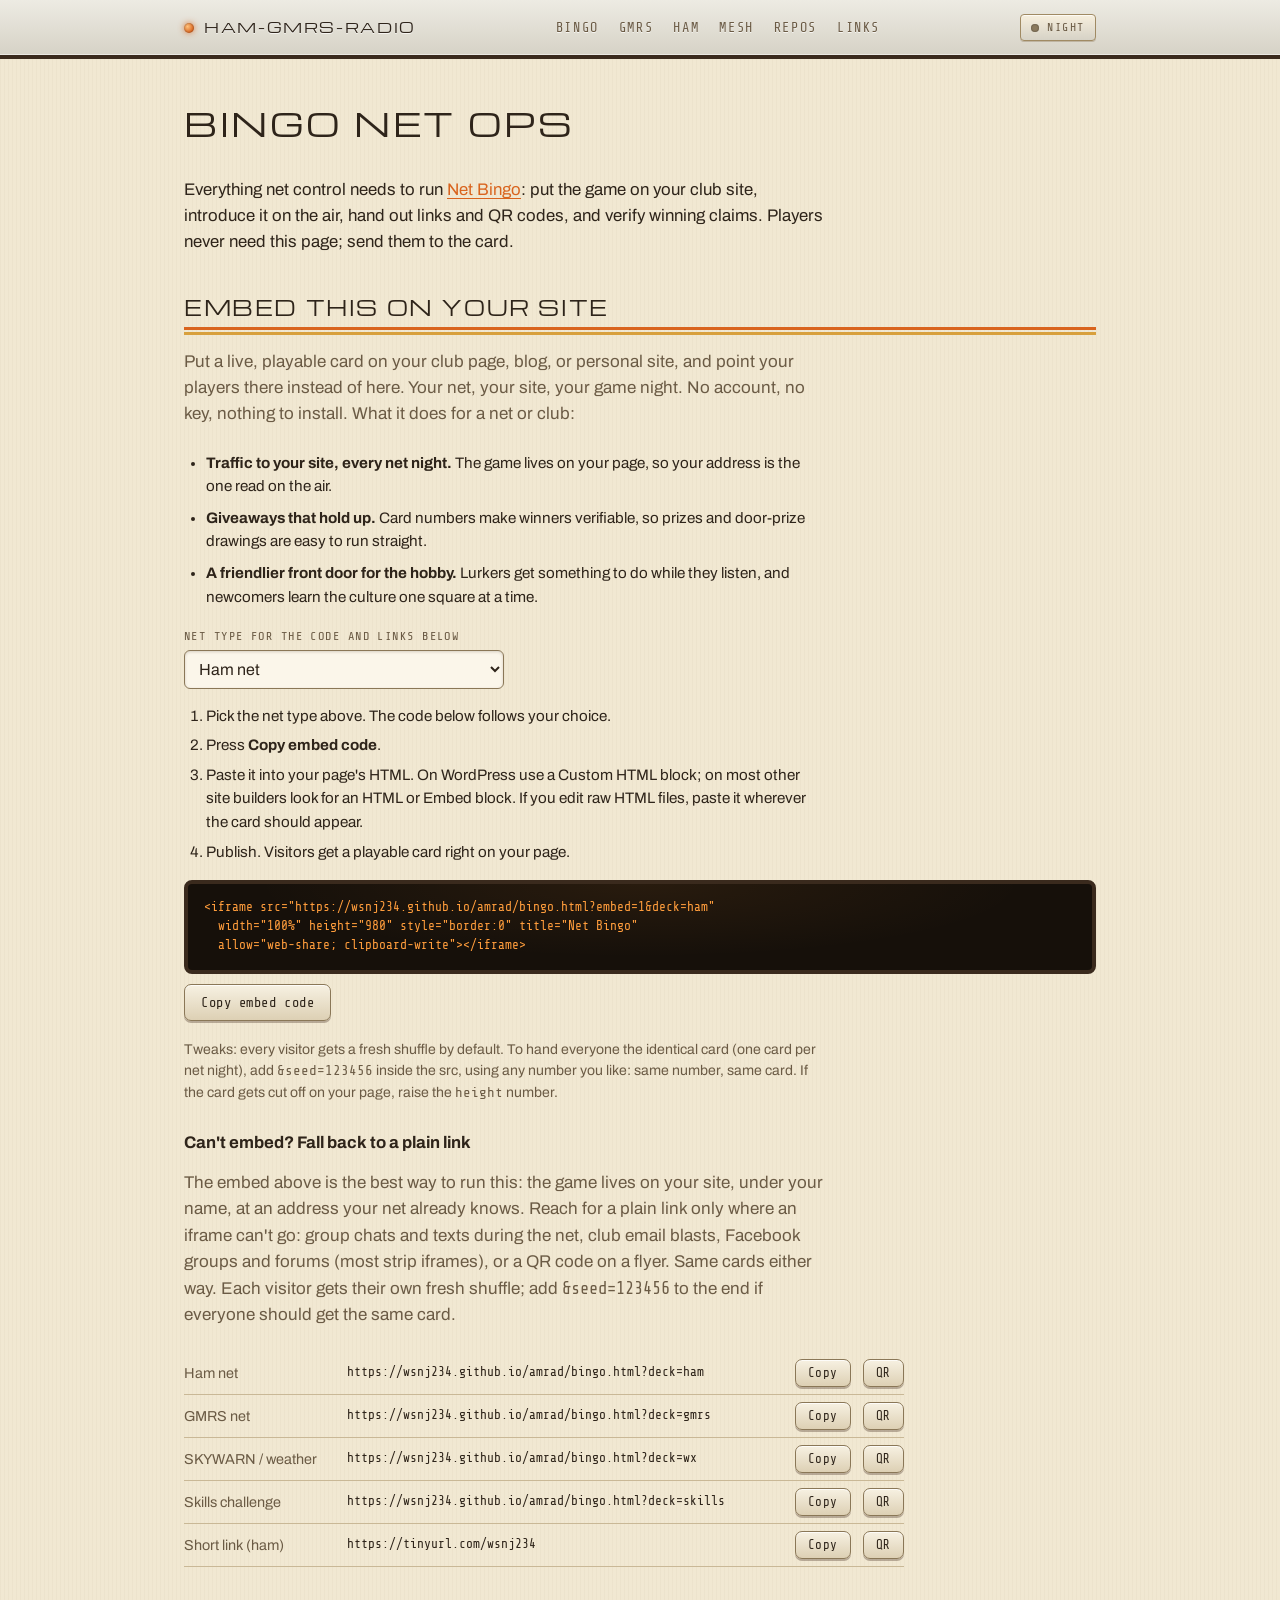
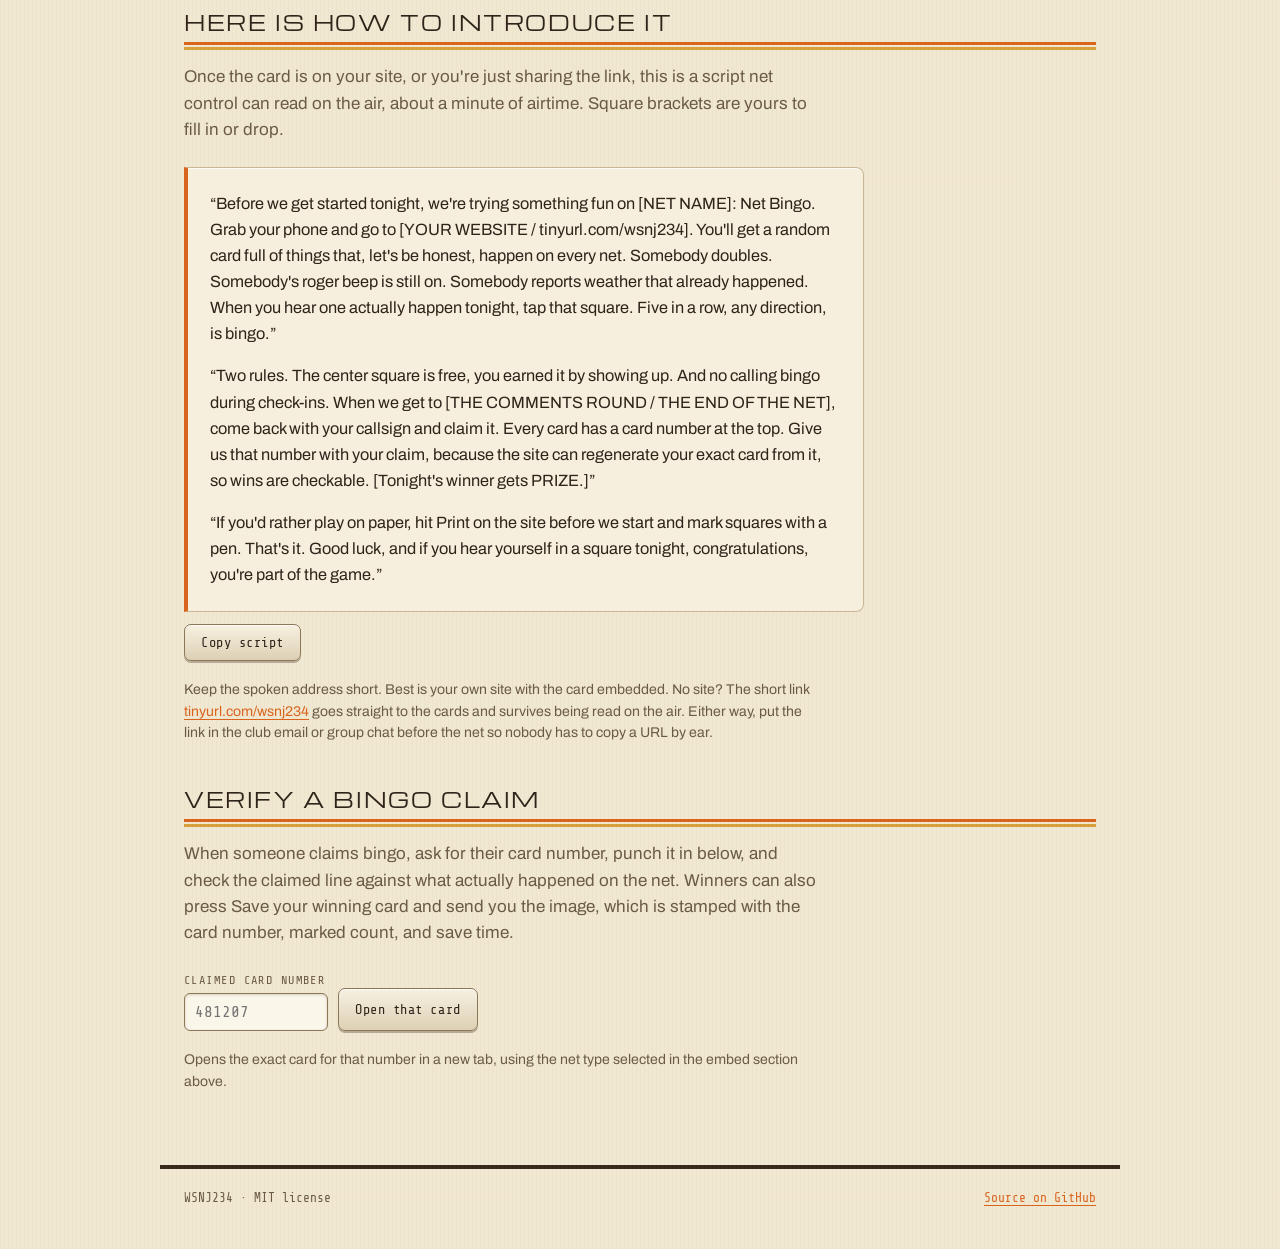
<file: netops.html>
<!DOCTYPE html>
<html lang="en">
<head>
<meta charset="utf-8">
<meta name="viewport" content="width=device-width, initial-scale=1">
<title>Bingo Net Ops</title>
<meta name="description" content="Run Net Bingo on your net: embed it on your club site, introduce it on the air, share links and QR codes, and verify winning claims.">
<link rel="preconnect" href="https://fonts.googleapis.com">
<link rel="preconnect" href="https://fonts.gstatic.com" crossorigin>
<link href="https://fonts.googleapis.com/css2?family=Archivo:wght@400;500;600;700&family=Michroma&family=Share+Tech+Mono&display=swap" rel="stylesheet">
<link rel="stylesheet" href="style.css">
<link rel="stylesheet" href="bingo.css">
<script src="theme.js"></script>
<link rel="icon" href="data:image/svg+xml,<svg xmlns='http://www.w3.org/2000/svg' viewBox='0 0 100 100'><rect width='100' height='100' rx='14' fill='%233A2A1D'/><text x='50' y='68' font-size='52' text-anchor='middle' fill='%23FF9D3C' font-family='monospace'>((</text></svg>">
</head>
<body>

<header class="topbar">
  <div class="wrap topbar-row">
    <a class="brand" href="index.html">HAM-GMRS-RADIO</a>
    <nav class="topnav" aria-label="Sections">
      <a href="bingo.html">BINGO</a>
      <a href="index.html#gmrs">GMRS</a>
      <a href="index.html#ham">HAM</a>
      <a href="index.html#mesh">MESH</a>
      <a href="repos.html">REPOS</a>
      <a href="index.html#links">LINKS</a>
    </nav>
    <button class="night-toggle" type="button" id="night-toggle" aria-pressed="false">
      <span class="night-lamp" aria-hidden="true"></span>NIGHT
    </button>
  </div>
</header>

<main class="wrap">

  <div class="bingo-intro">
    <h1>Bingo Net Ops</h1>
    <p class="lede">
      Everything net control needs to run <a href="bingo.html">Net Bingo</a>:
      put the game on your club site, introduce it on the air, hand out links
      and QR codes, and verify winning claims. Players never need this page;
      send them to the card.
    </p>
  </div>

  <p id="status" class="status" role="status" aria-live="polite"></p>

  <section class="embed-section">
    <h2>Embed this on your site</h2>
    <p class="section-note">
      Put a live, playable card on your club page, blog, or personal site,
      and point your players there instead of here. Your net, your site, your
      game night. No account, no key, nothing to install. What it does for a
      net or club:
    </p>
    <ul class="embed-why">
      <li><strong>Traffic to your site, every net night.</strong> The game
        lives on your page, so your address is the one read on the air.</li>
      <li><strong>Giveaways that hold up.</strong> Card numbers make winners
        verifiable, so prizes and door-prize drawings are easy to run
        straight.</li>
      <li><strong>A friendlier front door for the hobby.</strong> Lurkers get
        something to do while they listen, and newcomers learn the culture
        one square at a time.</li>
    </ul>
    <div class="control-group ops-deck-group">
      <label for="ops-deck">Net type for the code and links below</label>
      <select id="ops-deck">
        <option value="ham">Ham net</option>
        <option value="gmrs">GMRS net</option>
        <option value="wx">SKYWARN / weather net</option>
        <option value="skills">Ham skills challenge</option>
      </select>
    </div>
    <ol class="embed-steps">
      <li>Pick the net type above. The code below follows your choice.</li>
      <li>Press <strong>Copy embed code</strong>.</li>
      <li>Paste it into your page's HTML. On WordPress use a Custom HTML
        block; on most other site builders look for an HTML or Embed block.
        If you edit raw HTML files, paste it wherever the card should appear.</li>
      <li>Publish. Visitors get a playable card right on your page.</li>
    </ol>
    <pre class="embed-code"><code id="embed-code">&lt;iframe src="https://wsnj234.github.io/amrad/bingo.html?embed=1&amp;deck=ham"
  width="100%" height="980" style="border:0" title="Net Bingo"
  allow="web-share; clipboard-write"&gt;&lt;/iframe&gt;</code></pre>
    <button type="button" id="copy-embed" class="btn">Copy embed code</button>
    <p class="fineprint">
      Tweaks: every visitor gets a fresh shuffle by default. To hand everyone
      the identical card (one card per net night), add
      <code>&amp;seed=123456</code> inside the src, using any number you like:
      same number, same card. If the card gets cut off on your page, raise
      the <code>height</code> number.
    </p>

    <h3 class="linkshare-title">Can't embed? Fall back to a plain link</h3>
    <p class="section-note">
      The embed above is the best way to run this: the game lives on your
      site, under your name, at an address your net already knows. Reach for
      a plain link only where an iframe can't go: group chats and texts
      during the net, club email blasts, Facebook groups and forums (most
      strip iframes), or a QR code on a flyer. Same cards either way. Each
      visitor gets their own fresh shuffle; add
      <code>&amp;seed=123456</code> to the end if everyone should get the
      same card.
    </p>
    <ul class="linkshare">
      <li>
        <span class="linkshare-label">Ham net</span>
        <code>https://wsnj234.github.io/amrad/bingo.html?deck=ham</code>
        <button type="button" class="btn btn-copylink" data-copy="https://wsnj234.github.io/amrad/bingo.html?deck=ham">Copy</button>
        <button type="button" class="btn btn-copylink btn-qr" data-qr="https://wsnj234.github.io/amrad/bingo.html?deck=ham" aria-expanded="false">QR</button>
      </li>
      <li>
        <span class="linkshare-label">GMRS net</span>
        <code>https://wsnj234.github.io/amrad/bingo.html?deck=gmrs</code>
        <button type="button" class="btn btn-copylink" data-copy="https://wsnj234.github.io/amrad/bingo.html?deck=gmrs">Copy</button>
        <button type="button" class="btn btn-copylink btn-qr" data-qr="https://wsnj234.github.io/amrad/bingo.html?deck=gmrs" aria-expanded="false">QR</button>
      </li>
      <li>
        <span class="linkshare-label">SKYWARN / weather</span>
        <code>https://wsnj234.github.io/amrad/bingo.html?deck=wx</code>
        <button type="button" class="btn btn-copylink" data-copy="https://wsnj234.github.io/amrad/bingo.html?deck=wx">Copy</button>
        <button type="button" class="btn btn-copylink btn-qr" data-qr="https://wsnj234.github.io/amrad/bingo.html?deck=wx" aria-expanded="false">QR</button>
      </li>
      <li>
        <span class="linkshare-label">Skills challenge</span>
        <code>https://wsnj234.github.io/amrad/bingo.html?deck=skills</code>
        <button type="button" class="btn btn-copylink" data-copy="https://wsnj234.github.io/amrad/bingo.html?deck=skills">Copy</button>
        <button type="button" class="btn btn-copylink btn-qr" data-qr="https://wsnj234.github.io/amrad/bingo.html?deck=skills" aria-expanded="false">QR</button>
      </li>
      <li>
        <span class="linkshare-label">Short link (ham)</span>
        <code>https://tinyurl.com/wsnj234</code>
        <button type="button" class="btn btn-copylink" data-copy="https://tinyurl.com/wsnj234">Copy</button>
        <button type="button" class="btn btn-copylink btn-qr" data-qr="https://tinyurl.com/wsnj234" aria-expanded="false">QR</button>
      </li>
    </ul>
  </section>

  <section class="script-section">
    <h2>Here is how to introduce it</h2>
    <p class="section-note">
      Once the card is on your site, or you're just sharing the link, this is
      a script net control can read on the air, about a minute of airtime.
      Square brackets are yours to fill in or drop.
    </p>
    <div class="net-script" id="net-script">
      <p>
        &ldquo;Before we get started tonight, we're trying something fun on
        [NET NAME]: Net Bingo. Grab your phone and go to [YOUR WEBSITE /
        tinyurl.com/wsnj234].
        You'll get a random card full of things that, let's be honest, happen
        on every net. Somebody doubles. Somebody's roger beep is still on.
        Somebody reports weather that already happened. When you hear one
        actually happen tonight, tap that square. Five in a row, any
        direction, is bingo.&rdquo;
      </p>
      <p>
        &ldquo;Two rules. The center square is free, you earned it by showing
        up. And no calling bingo during check-ins. When we get to
        [THE COMMENTS ROUND / THE END OF THE NET], come back with your
        callsign and claim it. Every card has a card number at the top. Give
        us that number with your claim, because the site can regenerate your
        exact card from it, so wins are checkable. [Tonight's winner gets
        PRIZE.]&rdquo;
      </p>
      <p>
        &ldquo;If you'd rather play on paper, hit Print on the site before we
        start and mark squares with a pen. That's it. Good luck, and if you
        hear yourself in a square tonight, congratulations, you're part of
        the game.&rdquo;
      </p>
    </div>
    <button type="button" id="copy-script" class="btn">Copy script</button>
    <p class="fineprint">
      Keep the spoken address short. Best is your own site with the card
      embedded. No site? The short link
      <a href="https://tinyurl.com/wsnj234">tinyurl.com/wsnj234</a> goes
      straight to the cards and survives being read on the air. Either way,
      put the link in the club email or group chat before the net so nobody
      has to copy a URL by ear.
    </p>
  </section>

  <section class="script-section">
    <h2>Verify a bingo claim</h2>
    <p class="section-note">
      When someone claims bingo, ask for their card number, punch it in
      below, and check the claimed line against what actually happened on
      the net. Winners can also press Save your winning card and send you
      the image, which is stamped with the card number, marked count, and
      save time.
    </p>
    <form class="verify-form" id="verify-form">
      <div class="control-group">
        <label for="verify-seed">Claimed card number</label>
        <input id="verify-seed" inputmode="numeric" autocomplete="off" placeholder="481207" required>
      </div>
      <a id="verify-open" class="btn" href="#" target="_blank" rel="noopener">Open that card</a>
    </form>
    <p class="fineprint">
      Opens the exact card for that number in a new tab, using the net type
      selected in the embed section above.
    </p>
  </section>

</main>

<footer class="wrap footer">
  <span>WSNJ234 &middot; MIT license</span>
  <a href="https://github.com/WSNJ234/amrad">Source on GitHub</a>
</footer>

<script src="netops.js"></script>
</body>
</html>
</file>
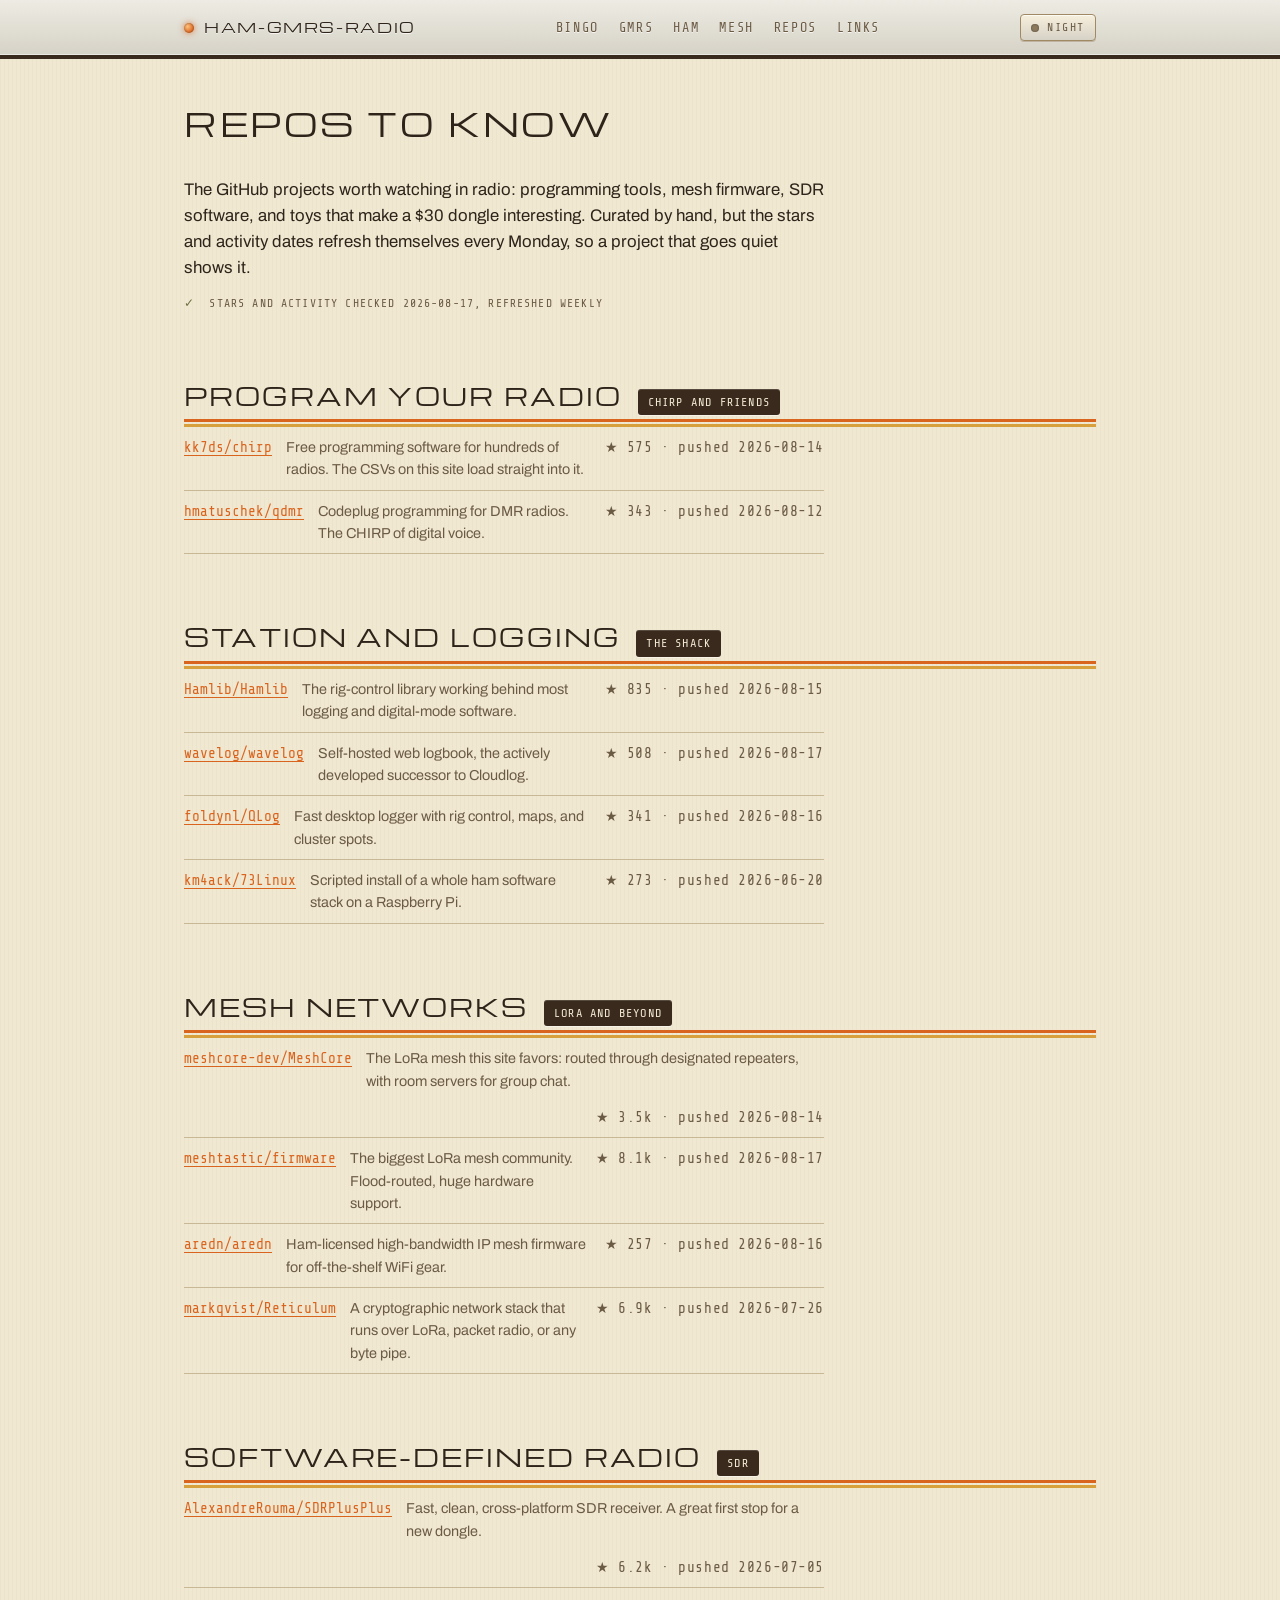
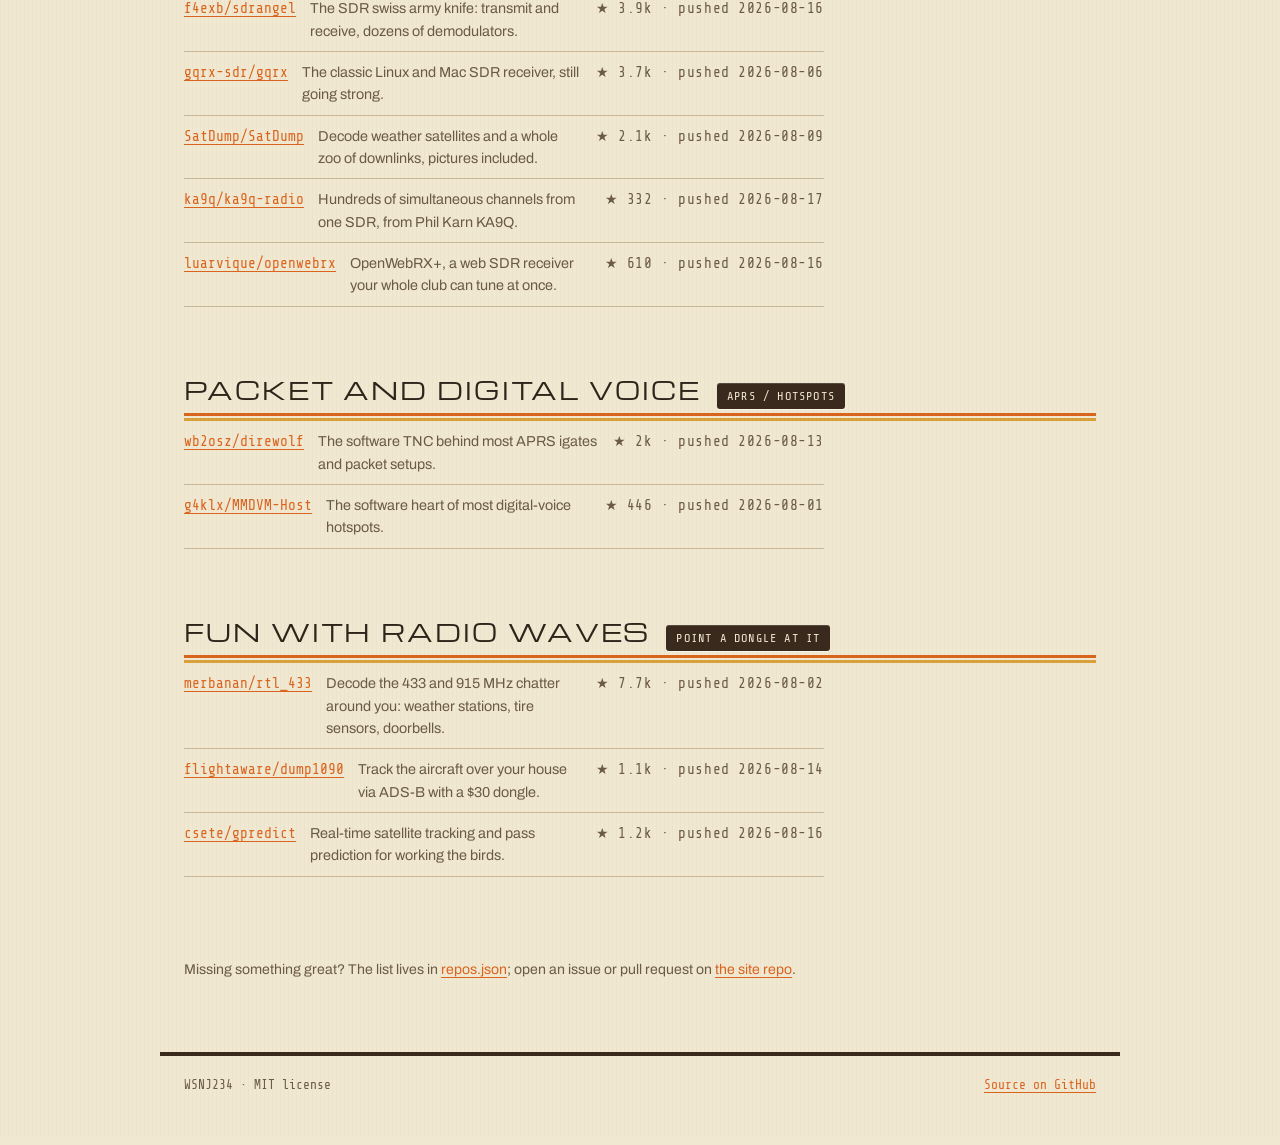
<file: repos.html>
<!DOCTYPE html>
<html lang="en">
<head>
<meta charset="utf-8">
<meta name="viewport" content="width=device-width, initial-scale=1">
<title>Repos to Know</title>
<meta name="description" content="A curated, weekly-refreshed list of active GitHub repositories for amateur radio, GMRS, mesh networking, and SDR.">
<meta name="theme-color" content="#3a2a1d">
<link rel="manifest" href="manifest.webmanifest">
<link rel="preconnect" href="https://fonts.googleapis.com">
<link rel="preconnect" href="https://fonts.gstatic.com" crossorigin>
<link href="https://fonts.googleapis.com/css2?family=Archivo:wght@400;500;600;700&family=Michroma&family=Share+Tech+Mono&display=swap" rel="stylesheet">
<link rel="stylesheet" href="style.css">
<script src="theme.js"></script>
<link rel="icon" href="data:image/svg+xml,<svg xmlns='http://www.w3.org/2000/svg' viewBox='0 0 100 100'><rect width='100' height='100' rx='14' fill='%233A2A1D'/><text x='50' y='68' font-size='52' text-anchor='middle' fill='%23FF9D3C' font-family='monospace'>((</text></svg>">
</head>
<body>

<header class="topbar">
  <div class="wrap topbar-row">
    <a class="brand" href="index.html">HAM-GMRS-RADIO</a>
    <nav class="topnav" aria-label="Sections">
      <a href="bingo.html">BINGO</a>
      <a href="index.html#gmrs">GMRS</a>
      <a href="index.html#ham">HAM</a>
      <a href="index.html#mesh">MESH</a>
      <a href="repos.html" aria-current="page">REPOS</a>
      <a href="index.html#links">LINKS</a>
    </nav>
    <button class="night-toggle" type="button" id="night-toggle" aria-pressed="false">
      <span class="night-lamp" aria-hidden="true"></span>NIGHT
    </button>
  </div>
</header>

<main class="wrap">

  <section class="hero">
    <h1 class="page-title">Repos to know</h1>
    <p class="lede">
      The GitHub projects worth watching in radio: programming tools, mesh
      firmware, SDR software, and toys that make a $30 dongle interesting.
      Curated by hand, but the stars and activity dates refresh themselves
      every Monday, so a project that goes quiet shows it.
    </p>
    <p class="stamp" id="generated-stamp">Loading current numbers&hellip;</p>
    <noscript><p class="fineprint">This page needs JavaScript to show live
      star counts and activity. The same list lives in the
      <a href="https://github.com/WSNJ234/amrad#repos-to-know">README</a>.</p></noscript>
  </section>

  <div id="repo-sections"></div>

  <section class="section">
    <p class="fineprint">
      Missing something great? The list lives in
      <a href="https://github.com/WSNJ234/amrad/blob/main/repos.json">repos.json</a>;
      open an issue or pull request on
      <a href="https://github.com/WSNJ234/amrad">the site repo</a>.
    </p>
  </section>

</main>

<footer class="wrap footer">
  <span>WSNJ234 &middot; MIT license</span>
  <a href="https://github.com/WSNJ234/amrad">Source on GitHub</a>
</footer>

<script>
(function () {
  "use strict";

  function fmtStars(n) {
    if (n == null) return "";
    if (n >= 1000) return (n / 1000).toFixed(1).replace(/\.0$/, "") + "k";
    return String(n);
  }

  fetch("repos-data.json", { cache: "no-cache" })
    .then(function (r) { return r.json(); })
    .then(function (data) {
      document.getElementById("generated-stamp").textContent =
        "Stars and activity checked " + data.generated + ", refreshed weekly";

      var host = document.getElementById("repo-sections");
      data.categories.forEach(function (cat) {
        var section = document.createElement("section");
        section.className = "section";

        var head = document.createElement("div");
        head.className = "section-head";
        var h2 = document.createElement("h2");
        h2.textContent = cat.title;
        var tag = document.createElement("span");
        tag.className = "range-tag";
        tag.textContent = cat.tag;
        head.appendChild(h2);
        head.appendChild(tag);
        section.appendChild(head);

        var ul = document.createElement("ul");
        ul.className = "linklist repolist";
        cat.repos.forEach(function (r) {
          var li = document.createElement("li");
          var a = document.createElement("a");
          a.href = r.url;
          a.textContent = r.repo;
          li.appendChild(a);
          var desc = document.createElement("span");
          desc.textContent = r.desc + (r.archived ? " (archived)" : "");
          li.appendChild(desc);
          if (r.stars != null || r.pushed) {
            var meta = document.createElement("span");
            meta.className = "repo-meta";
            var bits = [];
            if (r.stars != null) bits.push("★ " + fmtStars(r.stars));
            if (r.pushed) bits.push("pushed " + r.pushed);
            meta.textContent = bits.join(" · ");
            li.appendChild(meta);
          }
          ul.appendChild(li);
        });
        section.appendChild(ul);
        host.appendChild(section);
      });
    })
    .catch(function () {
      document.getElementById("generated-stamp").textContent =
        "Could not load the list. It also lives in the repository README.";
    });
})();
</script>

</body>
</html>
</file>
<file: style.css>
/* amrad field reference
   1950s-70s bench tech: walnut cabinets, cream panels, burnt orange and
   harvest gold silk-screen, glowing tube digits. Readability first. */

:root {
  --paper: #f1e8d2;
  --panel-cream: #f7efdd;
  --ink: #2e241a;
  --muted: #6b5b45;
  --line: #c9b896;
  --orange: #d9641e;
  --gold: #d8a03d;
  --avocado: #6e7040;
  --walnut: #3a2a1d;
  --walnut-lt: #4a3626;
  --glass: #16100a;
  --nixie: #ff9d3c;
  --nixie-dim: rgba(255, 157, 60, 0.45);
  /* legacy aliases used by bingo.css */
  --panel: #16100a;
  --amber: #ff9d3c;
  --amber-dim: rgba(255, 157, 60, 0.45);
  --grain: rgba(122, 96, 60, 0.035);
  --topbar-a: #edebe3;
  --topbar-b: #d6d2c6;
  --emboss: rgba(255, 255, 255, 0.7);
  --card-edge: #a08a63;
  /* Ink used on top of walnut or avocado chrome */
  --on-dark: #f1e8d2;
  --chrome-seam: rgba(255, 255, 255, 0.5);
  --chrome-seam-in: rgba(255, 255, 255, 0.15);
}

/* Night mode: red on near-black, for reading in the dark without
   losing night vision. Same layout, different lamp. */
[data-theme="night"] {
  --paper: #0b0503;
  --panel-cream: #170a06;
  --ink: #ff7a52;
  --muted: #c05633;
  --line: #4a1c10;
  --orange: #ff8a5c;
  --gold: #d9603a;
  --walnut: #240d07;
  --walnut-lt: #35150c;
  --glass: #0b0503;
  --nixie: #ff7a52;
  --nixie-dim: rgba(255, 122, 82, 0.45);
  --panel: #0b0503;
  --amber: #ff7a52;
  --amber-dim: rgba(255, 122, 82, 0.45);
  --grain: rgba(255, 122, 82, 0.03);
  --topbar-a: #1c0a06;
  --topbar-b: #120704;
  --emboss: rgba(255, 122, 82, 0.12);
  --card-edge: #4a1c10;
  --on-dark: #ff7a52;
  --chrome-seam: rgba(255, 122, 82, 0.18);
  --chrome-seam-in: rgba(255, 122, 82, 0.12);
  --avocado: #7a3a22;
  color-scheme: dark;
}

* { box-sizing: border-box; }

html { scroll-behavior: smooth; }

body {
  margin: 0;
  background: var(--paper);
  background-image: repeating-linear-gradient(
    90deg,
    var(--grain) 0px,
    var(--grain) 1px,
    transparent 1px,
    transparent 4px
  );
  color: var(--ink);
  font-family: "Archivo", system-ui, sans-serif;
  font-size: 17px;
  line-height: 1.55;
}

.wrap {
  max-width: 960px;
  margin: 0 auto;
  padding-left: 24px;
  padding-right: 24px;
}

a { color: var(--orange); text-decoration-thickness: 1px; text-underline-offset: 3px; }
a:hover { color: var(--ink); }

:focus-visible {
  outline: 3px solid var(--orange);
  outline-offset: 2px;
  border-radius: 2px;
}

.visually-hidden {
  position: absolute;
  width: 1px; height: 1px;
  margin: -1px; padding: 0;
  overflow: hidden;
  clip: rect(0 0 0 0);
  white-space: nowrap;
}

/* Top bar: brushed aluminum faceplate with a power lamp */

.topbar {
  background: linear-gradient(180deg, var(--topbar-a) 0%, var(--topbar-b) 100%);
  background-blend-mode: multiply;
  border-bottom: 4px solid var(--walnut);
  box-shadow: inset 0 -1px 0 rgba(255, 255, 255, 0.5);
}

.topbar-row {
  display: flex;
  align-items: center;
  justify-content: space-between;
  gap: 16px;
  padding-top: 14px;
  padding-bottom: 14px;
}

.brand {
  display: inline-flex;
  align-items: center;
  gap: 10px;
  font-family: "Michroma", sans-serif;
  font-size: 0.85rem;
  letter-spacing: 0.12em;
  color: var(--ink);
  text-decoration: none;
  white-space: nowrap;
  flex: none;
  text-shadow: 0 1px 0 var(--emboss);
}

.brand::before {
  content: "";
  width: 10px;
  height: 10px;
  border-radius: 50%;
  background: radial-gradient(circle at 35% 35%, #ffc37e, var(--orange) 70%);
  box-shadow: 0 0 6px rgba(217, 100, 30, 0.8), inset 0 0 2px rgba(0, 0, 0, 0.4);
  flex: none;
}

.topnav {
  display: flex;
  gap: 20px;
  flex-wrap: wrap;
}

.topnav a {
  font-family: "Share Tech Mono", monospace;
  font-size: 0.85rem;
  letter-spacing: 0.12em;
  color: var(--muted);
  text-decoration: none;
  text-shadow: 0 1px 0 var(--emboss);
}

.topnav a:hover { color: var(--orange); }

/* Night mode switch: a panel toggle, not a web control */

.night-toggle {
  display: inline-flex;
  align-items: center;
  gap: 8px;
  flex: none;
  font-family: "Share Tech Mono", monospace;
  font-size: 0.72rem;
  letter-spacing: 0.14em;
  color: var(--muted);
  background: linear-gradient(180deg, var(--panel-cream), var(--topbar-b));
  border: 1px solid var(--card-edge);
  border-radius: 4px;
  padding: 6px 10px;
  cursor: pointer;
  box-shadow: inset 0 1px 0 var(--emboss), 0 1px 0 rgba(122, 96, 60, 0.3);
}

.night-toggle:hover { color: var(--orange); }

.night-lamp {
  width: 8px;
  height: 8px;
  border-radius: 50%;
  background: #8b7a5e;
  box-shadow: inset 0 0 2px rgba(0, 0, 0, 0.5);
}

.night-toggle[aria-pressed="true"] { color: var(--orange); }

.night-toggle[aria-pressed="true"] .night-lamp {
  background: radial-gradient(circle at 35% 35%, #ffc37e, var(--orange) 70%);
  box-shadow: 0 0 6px rgba(217, 100, 30, 0.9);
}

/* Hero: tube frequency counter in a walnut cabinet */

.hero { padding-top: 40px; }

.lcd {
  position: relative;
  overflow: hidden;
  background:
    radial-gradient(ellipse at 50% 0%, rgba(255, 157, 60, 0.08), transparent 60%),
    var(--glass);
  border: 14px solid var(--walnut);
  border-radius: 12px;
  box-shadow:
    inset 0 2px 16px rgba(0, 0, 0, 0.8),
    0 1px 0 rgba(255, 255, 255, 0.4),
    0 3px 10px rgba(46, 36, 26, 0.35);
  padding: 18px 26px 20px;
  color: var(--nixie);
  font-family: "Share Tech Mono", monospace;
}

.lcd::before {
  content: "";
  position: absolute;
  inset: 0;
  border: 2px solid var(--walnut-lt);
  border-radius: 2px;
  pointer-events: none;
  opacity: 0.6;
}

.lcd-row {
  display: flex;
  gap: 24px;
  flex-wrap: wrap;
}

.lcd-small {
  font-size: 0.8rem;
  letter-spacing: 0.16em;
  color: var(--nixie-dim);
}

.lcd-right { margin-left: auto; }

.lcd-vfo {
  display: flex;
  align-items: baseline;
  gap: 14px;
  line-height: 1.12;
}

.lcd-arrow {
  width: 0.8em;
  flex: none;
  font-size: clamp(1.1rem, 3vw, 1.8rem);
  color: var(--nixie-dim);
}

.lcd-freq {
  font-size: clamp(2.6rem, 8.5vw, 4.6rem);
  letter-spacing: 0.06em;
  font-variant-numeric: tabular-nums;
  text-shadow:
    0 0 10px rgba(255, 157, 60, 0.55),
    0 0 30px rgba(255, 120, 20, 0.25);
}

.lcd-ch {
  margin-left: auto;
  font-size: clamp(1rem, 2.6vw, 1.5rem);
  color: var(--nixie-dim);
}

.lede {
  max-width: 640px;
  margin: 28px 0 0;
  font-size: 1.05rem;
  color: var(--ink);
}

.callout {
  max-width: 640px;
  margin: 18px 0 0;
  padding: 12px 16px;
  border: 1px solid var(--line);
  border-left: 4px solid var(--orange);
  border-radius: 0 8px 8px 0;
  background: var(--panel-cream);
  box-shadow: inset 0 1px 0 var(--emboss);
  font-size: 0.98rem;
}

/* Sections: silk-screened panel labels with the two-stripe motif */

.section { padding-top: 64px; }

.section-head {
  position: relative;
  display: flex;
  align-items: baseline;
  gap: 16px;
  flex-wrap: wrap;
  padding-bottom: 12px;
}

.section-head::after {
  content: "";
  position: absolute;
  left: 0;
  right: 0;
  bottom: 0;
  height: 8px;
  background: linear-gradient(
    180deg,
    var(--orange) 0 3px,
    transparent 3px 5px,
    var(--gold) 5px 8px
  );
}

.section-head h2 {
  margin: 0;
  font-family: "Michroma", sans-serif;
  font-weight: 400;
  font-size: 1.5rem;
  text-transform: uppercase;
  letter-spacing: 0.08em;
}

.range-tag {
  font-family: "Share Tech Mono", monospace;
  font-size: 0.75rem;
  letter-spacing: 0.1em;
  color: var(--on-dark);
  background: var(--walnut);
  padding: 4px 10px;
  border-radius: 3px;
  box-shadow: inset 0 1px 0 var(--chrome-seam-in), 0 1px 0 var(--chrome-seam);
  white-space: nowrap;
}

.section-note {
  max-width: 640px;
  color: var(--muted);
  margin: 14px 0 24px;
}

/* Verified-on stamp */

.stamp {
  font-family: "Share Tech Mono", monospace;
  font-size: 0.72rem;
  letter-spacing: 0.1em;
  text-transform: uppercase;
  color: var(--muted);
  margin: 14px 0 0;
}

.stamp::before {
  content: "\2713\00a0\00a0";
  color: var(--avocado);
}

[data-theme="night"] .stamp::before { color: var(--muted); }

.stamp + .section-note { margin-top: 8px; }

/* Sub-heads inside a section */

.sub-head {
  font-family: "Archivo", sans-serif;
  font-weight: 700;
  font-size: 1.05rem;
  letter-spacing: 0.02em;
  margin: 40px 0 6px;
  padding-bottom: 6px;
  border-bottom: 1px solid var(--line);
  max-width: 640px;
}

/* Numbered procedure */

.steps {
  list-style: none;
  counter-reset: step;
  margin: 0;
  padding: 0;
  max-width: 720px;
}

.steps li {
  counter-increment: step;
  position: relative;
  padding: 16px 0 16px 62px;
  border-bottom: 1px solid var(--line);
}

.steps li:last-child { border-bottom: 0; }

.steps li::before {
  content: counter(step);
  position: absolute;
  left: 0;
  top: 14px;
  width: 38px;
  height: 38px;
  display: grid;
  place-items: center;
  font-family: "Share Tech Mono", monospace;
  font-size: 1.05rem;
  color: var(--on-dark);
  background: var(--walnut);
  border-radius: 50%;
  box-shadow: inset 0 1px 0 var(--chrome-seam-in);
}

.steps li h3 {
  margin: 0 0 6px;
  font-family: "Archivo", sans-serif;
  font-weight: 600;
  font-size: 1.05rem;
  letter-spacing: 0.01em;
}

.steps li p { margin: 0; color: var(--muted); font-size: 0.95rem; }

.steps-tight { margin-top: 8px; }

/* Download cards */

.downloads {
  display: grid;
  grid-template-columns: repeat(auto-fit, minmax(260px, 1fr));
  gap: 16px;
  margin-top: 18px;
  max-width: 720px;
}

.download {
  display: block;
  padding: 16px 18px;
  border: 1px solid var(--card-edge);
  border-left: 4px solid var(--orange);
  border-radius: 0 8px 8px 0;
  background: var(--panel-cream);
  box-shadow: inset 0 1px 0 var(--emboss), 0 2px 0 rgba(122, 96, 60, 0.25);
  text-decoration: none;
}

.download:hover { border-color: var(--orange); }

.dl-name {
  display: block;
  font-family: "Share Tech Mono", monospace;
  font-size: 0.95rem;
  color: var(--orange);
}

.dl-name::before { content: "\2193\00a0\00a0"; }

.dl-note {
  display: block;
  margin-top: 8px;
  color: var(--muted);
  font-size: 0.88rem;
}

.download:hover .dl-name { color: var(--ink); }

/* Tables */

.table-scroll { overflow-x: auto; }

table {
  width: 100%;
  border-collapse: collapse;
  font-size: 0.95rem;
}

th {
  font-family: "Share Tech Mono", monospace;
  font-size: 0.75rem;
  font-weight: 400;
  letter-spacing: 0.12em;
  text-transform: uppercase;
  text-align: left;
  color: var(--muted);
  border-bottom: 2px solid var(--ink);
  padding: 6px 14px 6px 0;
}

td {
  border-bottom: 1px solid var(--line);
  padding: 5px 14px 5px 0;
  vertical-align: top;
}

tr.group td { border-top: 2px solid var(--ink); }

.freq {
  font-family: "Share Tech Mono", monospace;
  font-variant-numeric: tabular-nums;
  white-space: nowrap;
}

/* Tap a frequency to copy it */

td.freq:not(.dim) {
  cursor: pointer;
  border-radius: 2px;
}

td.freq:not(.dim):hover { color: var(--orange); }

td.freq.copied {
  color: var(--on-dark);
  background: var(--avocado);
}

.dim { color: var(--muted); }

.note-cell {
  color: var(--muted);
  font-size: 0.88rem;
  max-width: 300px;
}

.fineprint {
  color: var(--muted);
  font-size: 0.88rem;
  max-width: 640px;
  margin-top: 18px;
}

/* Cards: control-panel modules */

.cards {
  display: grid;
  grid-template-columns: repeat(auto-fit, minmax(260px, 1fr));
  gap: 16px;
}

.card {
  border: 1px solid var(--card-edge);
  border-radius: 10px;
  background: var(--panel-cream);
  box-shadow:
    inset 0 1px 0 var(--emboss),
    0 2px 0 rgba(122, 96, 60, 0.25);
  padding: 18px 20px;
}

.card h3 {
  margin: 0 0 12px;
  font-family: "Archivo", sans-serif;
  font-weight: 700;
  font-size: 1.15rem;
  letter-spacing: 0.02em;
  display: flex;
  align-items: center;
  gap: 10px;
}

.band {
  font-family: "Share Tech Mono", monospace;
  font-size: 0.68rem;
  letter-spacing: 0.1em;
  color: #fff;
  background: linear-gradient(180deg, #e8792f, var(--orange));
  padding: 3px 8px;
  border-radius: 3px;
  box-shadow: inset 0 1px 0 rgba(255, 255, 255, 0.35), 0 1px 0 rgba(0, 0, 0, 0.2);
}

[data-theme="night"] .band { color: #1a0703; }

.card p { margin: 0 0 10px; font-size: 0.95rem; }

.card dl { margin: 0; }

.card dl div {
  display: flex;
  justify-content: space-between;
  gap: 12px;
  padding: 5px 0;
  border-bottom: 1px solid var(--line);
}

.card dl div:last-child { border-bottom: 0; }

.card dt { color: var(--muted); font-size: 0.9rem; }

.card dd { margin: 0; font-size: 0.95rem; text-align: right; }

.card-note { color: var(--muted); font-size: 0.88rem; margin-top: 12px; }

/* Links */

.linklist {
  list-style: none;
  margin: 0;
  padding: 0;
  max-width: 640px;
}

.linklist li {
  display: flex;
  align-items: baseline;
  gap: 14px;
  padding: 9px 0;
  border-bottom: 1px solid var(--line);
}

.linklist a {
  font-family: "Share Tech Mono", monospace;
  font-size: 0.9rem;
  white-space: nowrap;
}

.linklist span { color: var(--muted); font-size: 0.9rem; }

/* Repos page */

.page-title {
  margin: 0 0 10px;
  font-family: "Michroma", sans-serif;
  font-weight: 400;
  font-size: 2rem;
  text-transform: uppercase;
  letter-spacing: 0.08em;
}

.repolist li { flex-wrap: wrap; }

.repolist span:not(.repo-meta) { flex: 1; min-width: 220px; }

.repo-meta {
  margin-left: auto;
  flex: none;
  font-family: "Share Tech Mono", monospace;
  font-size: 0.75rem;
  letter-spacing: 0.04em;
  color: var(--muted);
  white-space: nowrap;
}

/* Footer: walnut base */

.footer {
  display: flex;
  justify-content: space-between;
  gap: 16px;
  flex-wrap: wrap;
  margin-top: 72px;
  padding-top: 20px;
  padding-bottom: 40px;
  border-top: 4px solid var(--walnut);
  font-family: "Share Tech Mono", monospace;
  font-size: 0.8rem;
  color: var(--muted);
}

.footer-stamp { flex: 1 1 auto; text-align: center; }

/* Motion and small screens */

@media (prefers-reduced-motion: reduce) {
  html { scroll-behavior: auto; }
}

@media (max-width: 760px) {
  .topbar-row { flex-direction: column; gap: 8px; align-items: flex-start; }
}

@media (max-width: 560px) {
  .lcd { padding: 14px 16px 16px; border-width: 10px; }
  .lcd-row { gap: 14px; }
  .section-head h2 { font-size: 1.2rem; }
  .steps li { padding-left: 52px; }
  .steps li::before { width: 32px; height: 32px; font-size: 0.95rem; }
  .footer-stamp { text-align: left; }
}

/* Print: the channel table on one sheet, ink you can afford */

@media print {
  @page { margin: 14mm; }

  html { scroll-behavior: auto; }

  body {
    background: #fff;
    background-image: none;
    color: #000;
    font-size: 10.5pt;
    line-height: 1.4;
  }

  .topbar, .night-toggle, .topnav, .callout, .downloads { display: none; }

  .wrap { max-width: none; padding: 0; }

  .hero { padding-top: 0; }

  .lcd {
    border: 1.5pt solid #000;
    border-radius: 0;
    box-shadow: none;
    background: #fff;
    color: #000;
    padding: 8pt 12pt;
  }

  .lcd-freq { font-size: 24pt; text-shadow: none; }
  .lcd-small, .lcd-ch, .lcd-arrow { color: #444; }

  .section { padding-top: 20pt; break-inside: avoid; }

  .section-head::after {
    background: #000;
    height: 2pt;
  }

  .range-tag {
    color: #000;
    background: none;
    border: 0.5pt solid #000;
    box-shadow: none;
  }

  .card, .steps li, .table-scroll { break-inside: avoid; }

  .card {
    border: 0.5pt solid #666;
    border-radius: 0;
    box-shadow: none;
    background: #fff;
  }

  .band {
    color: #000;
    background: none;
    border: 0.5pt solid #000;
    box-shadow: none;
  }

  .steps li::before {
    color: #000;
    background: none;
    border: 0.5pt solid #000;
    box-shadow: none;
  }

  .table-scroll { overflow: visible; }

  thead { display: table-header-group; }

  a { color: #000; text-decoration: none; }

  .linklist a::after {
    content: " " attr(href);
    font-size: 8pt;
    color: #444;
    word-break: break-all;
  }

  .footer { margin-top: 20pt; border-top: 1pt solid #000; }
}
</file>
<file: bingo.css>
/* Net Bingo page styles. Builds on style.css tokens: walnut, cream,
   burnt orange, harvest gold, tube-glow orange on dark glass. */

.bingo-intro { padding-top: 40px; }

.bingo-intro h1 {
  margin: 0 0 10px;
  font-family: "Michroma", sans-serif;
  font-weight: 400;
  font-size: 2rem;
  text-transform: uppercase;
  letter-spacing: 0.08em;
}

/* Controls: console keys */

.controls {
  display: flex;
  flex-wrap: wrap;
  align-items: flex-end;
  gap: 10px;
  margin: 24px 0 8px;
}

.control-group {
  display: flex;
  flex-direction: column;
  gap: 4px;
}

.control-group label {
  font-family: "Share Tech Mono", monospace;
  font-size: 0.75rem;
  letter-spacing: 0.12em;
  text-transform: uppercase;
  color: var(--muted);
}

.control-group select {
  font-family: "Archivo", sans-serif;
  font-size: 1rem;
  padding: 9px 10px;
  border: 1px solid #8a7757;
  border-radius: 6px;
  background: #fbf6ea;
  color: var(--ink);
  box-shadow: inset 0 1px 3px rgba(74, 54, 38, 0.2);
}

.btn {
  font-family: "Share Tech Mono", monospace;
  font-size: 0.85rem;
  letter-spacing: 0.04em;
  padding: 10px 16px;
  border: 1px solid #8a7757;
  border-radius: 7px;
  background: linear-gradient(180deg, #f7f1e2, #ddd0b4);
  color: var(--ink);
  cursor: pointer;
  box-shadow:
    inset 0 1px 0 rgba(255, 255, 255, 0.8),
    0 2px 0 rgba(74, 54, 38, 0.35);
  text-decoration: none;
  display: inline-block;
}

.btn:hover { background: linear-gradient(180deg, #fdf9ef, #e6dabf); }

.btn:active {
  transform: translateY(1px);
  box-shadow:
    inset 0 1px 0 rgba(255, 255, 255, 0.8),
    0 1px 0 rgba(74, 54, 38, 0.35);
}

.btn[aria-pressed="true"] {
  background: var(--walnut);
  color: var(--paper);
  box-shadow: inset 0 2px 4px rgba(0, 0, 0, 0.5);
}

.btn-primary {
  background: linear-gradient(180deg, #ea7a30, var(--orange));
  border-color: #a34712;
  color: #fff;
  text-shadow: 0 1px 0 rgba(0, 0, 0, 0.25);
}

.btn-primary:hover { background: linear-gradient(180deg, #f28a42, #e06a22); color: #fff; }

.status {
  min-height: 1.4em;
  margin: 6px 0 12px;
  font-family: "Share Tech Mono", monospace;
  font-size: 0.85rem;
  color: var(--muted);
}

/* Bingo banner: lit glass window */

.bingo-banner[hidden] { display: none; }

.bingo-banner {
  background:
    radial-gradient(ellipse at 50% 0%, rgba(255, 157, 60, 0.1), transparent 60%),
    var(--glass);
  border: 6px solid var(--walnut);
  color: var(--nixie);
  border-radius: 10px;
  padding: 14px 22px;
  margin-bottom: 16px;
  display: flex;
  align-items: center;
  gap: 18px;
  flex-wrap: wrap;
}

.bingo-word {
  font-family: "Share Tech Mono", monospace;
  font-size: 2rem;
  letter-spacing: 0.3em;
  text-shadow: 0 0 12px rgba(255, 157, 60, 0.6), 0 0 34px rgba(255, 120, 20, 0.3);
}

.bingo-sub {
  font-family: "Share Tech Mono", monospace;
  font-size: 0.85rem;
  color: var(--nixie-dim);
}

.btn-banner {
  margin-left: auto;
  background: transparent;
  border-color: var(--nixie);
  color: var(--nixie);
  box-shadow: none;
}

.btn-banner:hover {
  background: var(--nixie);
  color: var(--glass);
}

/* Card: a sheet clipped to the cream panel */

.card-sheet {
  background: #fbf6ea;
  border: 2px solid var(--ink);
  border-radius: 10px;
  box-shadow: 0 2px 0 rgba(122, 96, 60, 0.3);
  padding: 20px 20px 16px;
  margin-bottom: 40px;
}

.card-title-row {
  display: flex;
  justify-content: space-between;
  align-items: baseline;
  gap: 12px;
  flex-wrap: wrap;
  margin-bottom: 6px;
}

.card-title {
  font-family: "Michroma", sans-serif;
  font-size: 1.25rem;
  letter-spacing: 0.18em;
}

.card-meta {
  font-family: "Share Tech Mono", monospace;
  font-size: 0.78rem;
  letter-spacing: 0.08em;
  color: var(--muted);
  text-transform: uppercase;
}

.sponsor-line {
  margin: 0 0 10px;
  text-align: center;
  font-family: "Share Tech Mono", monospace;
  font-size: 0.72rem;
  letter-spacing: 0.14em;
  text-transform: uppercase;
  color: var(--muted);
}

.sponsor-line a { color: var(--orange); }

.embed-why {
  max-width: 640px;
  margin: 0 0 18px;
  padding-left: 22px;
}

.embed-why li {
  margin-bottom: 8px;
  font-size: 0.95rem;
}

.col-heads {
  display: grid;
  grid-template-columns: repeat(5, 1fr);
  gap: 6px;
  margin-bottom: 6px;
}

.col-heads span {
  text-align: center;
  font-family: "Michroma", sans-serif;
  font-size: 1.05rem;
  color: var(--gold);
  text-shadow: 0 1px 0 rgba(255, 255, 255, 0.6);
}

.grid {
  display: grid;
  grid-template-columns: repeat(5, 1fr);
  gap: 6px;
}

.cell {
  position: relative;
  min-width: 0;
  overflow-wrap: break-word;
  min-height: 108px;
  padding: 10px 8px;
  border: 1px solid #8a7757;
  border-radius: 6px;
  background: #fff;
  color: var(--ink);
  font-family: "Archivo", sans-serif;
  font-size: 1.12rem;
  line-height: 1.3;
  text-align: center;
  cursor: pointer;
  display: flex;
  align-items: center;
  justify-content: center;
  box-shadow: inset 0 1px 0 rgba(255, 255, 255, 0.9);
}

.cell:hover { border-color: var(--ink); }

.cell[aria-pressed="true"] {
  background: #f4d9bf;
  box-shadow: inset 0 0 0 2px var(--orange);
}

.cell[aria-pressed="true"]::after {
  content: "";
  position: absolute;
  inset: 10px;
  background:
    linear-gradient(to top right, transparent 47.5%, rgba(217, 100, 30, 0.6) 48.5%, rgba(217, 100, 30, 0.6) 51.5%, transparent 52.5%),
    linear-gradient(to top left, transparent 47.5%, rgba(217, 100, 30, 0.6) 48.5%, rgba(217, 100, 30, 0.6) 51.5%, transparent 52.5%);
  pointer-events: none;
}

.cell-free {
  background: #f7e6c4;
  font-weight: 600;
}

.cell-free[aria-pressed="true"] { box-shadow: none; }
.cell-free[aria-pressed="true"]::after { display: none; }

body.bigtext .cell { font-size: 1.35rem; min-height: 140px; }
body.bigtext .lede, body.bigtext .house-rules { font-size: 1.2rem; }

.house-rules {
  margin: 14px 4px 4px;
  font-size: 0.88rem;
  font-style: italic;
  color: var(--muted);
}

/* Net control script section */

.script-section { margin-bottom: 40px; }

.script-section h2,
.embed-section h2,
.decoder h2 {
  font-family: "Michroma", sans-serif;
  font-weight: 400;
  font-size: 1.25rem;
  text-transform: uppercase;
  letter-spacing: 0.08em;
  position: relative;
  padding-bottom: 12px;
  margin: 0 0 6px;
}

.script-section h2::after,
.embed-section h2::after,
.decoder h2::after {
  content: "";
  position: absolute;
  left: 0;
  right: 0;
  bottom: 0;
  height: 8px;
  background: linear-gradient(
    180deg,
    var(--orange) 0 3px,
    transparent 3px 5px,
    var(--gold) 5px 8px
  );
}

.net-script {
  max-width: 680px;
  border: 1px solid var(--line);
  border-left: 4px solid var(--orange);
  border-radius: 0 8px 8px 0;
  background: var(--panel-cream);
  box-shadow: inset 0 1px 0 rgba(255, 255, 255, 0.7);
  padding: 6px 22px;
  margin-bottom: 12px;
}

.net-script p {
  font-size: 1.02rem;
  line-height: 1.6;
}

.verify-form {
  display: flex;
  align-items: flex-end;
  gap: 10px;
  flex-wrap: wrap;
  margin: 14px 0 6px;
}

.verify-form input {
  font-family: "Share Tech Mono", monospace;
  font-size: 1rem;
  width: 9em;
  padding: 9px 10px;
  border: 1px solid #8a7757;
  border-radius: 6px;
  background: #fbf6ea;
  color: var(--ink);
  box-shadow: inset 0 1px 3px rgba(74, 54, 38, 0.2);
}

/* Embed snippet section */

.embed-section { margin-bottom: 40px; }

.embed-steps {
  max-width: 640px;
  margin: 0 0 16px;
  padding-left: 22px;
}

.embed-steps li {
  margin-bottom: 6px;
  font-size: 0.95rem;
}

.embed-code {
  background:
    radial-gradient(ellipse at 50% 0%, rgba(255, 157, 60, 0.08), transparent 60%),
    var(--glass);
  border: 4px solid var(--walnut);
  color: var(--nixie);
  font-family: "Share Tech Mono", monospace;
  font-size: 0.8rem;
  line-height: 1.5;
  padding: 14px 16px;
  border-radius: 8px;
  overflow-x: auto;
  margin: 0 0 10px;
}

.embed-section code { font-family: "Share Tech Mono", monospace; }

.ops-deck-group { margin-bottom: 16px; max-width: 320px; }

.linkshare-title {
  font-family: "Archivo", sans-serif;
  font-weight: 700;
  font-size: 1.05rem;
  margin: 26px 0 4px;
}

.linkshare {
  list-style: none;
  margin: 0;
  padding: 0;
  max-width: 720px;
}

.linkshare li {
  display: flex;
  align-items: center;
  gap: 12px;
  padding: 7px 0;
  border-bottom: 1px solid var(--line);
}

.linkshare-label {
  flex: none;
  width: 10.5em;
  font-size: 0.9rem;
  color: var(--muted);
}

.linkshare code {
  flex: 1;
  min-width: 0;
  overflow-x: auto;
  white-space: nowrap;
  font-size: 0.8rem;
  color: var(--ink);
}

.btn-copylink {
  flex: none;
  padding: 6px 12px;
  font-size: 0.78rem;
}

.btn-qr[aria-expanded="true"] {
  background: var(--walnut);
  color: var(--paper);
  box-shadow: inset 0 2px 4px rgba(0, 0, 0, 0.5);
}

.linkshare li { flex-wrap: wrap; }

.qr-pop {
  flex-basis: 100%;
  margin: 8px 0 6px;
  display: flex;
  flex-direction: column;
  align-items: center;
  gap: 6px;
  text-align: center;
}

.qr-pop img {
  border: 8px solid #fff;
  border-radius: 4px;
  box-shadow: 0 2px 0 rgba(122, 96, 60, 0.3);
  background: #fff;
}

.qr-pop figcaption {
  font-family: "Share Tech Mono", monospace;
  font-size: 0.78rem;
  color: var(--ink);
  word-break: break-all;
}

.qr-hint {
  font-size: 0.8rem;
  color: var(--muted);
}

@media (max-width: 560px) {
  .linkshare li { flex-wrap: wrap; }
  .linkshare-label { width: auto; }
  .linkshare code { flex-basis: 100%; order: 3; }
}

/* Embed mode: just the controls and the card, for iframes */

body.embed .topbar,
body.embed .bingo-intro,
body.embed .script-section,
body.embed .embed-section,
body.embed .ops-callout,
body.embed .decoder,
body.embed .footer { display: none; }

body.embed main.wrap {
  max-width: none;
  padding-left: 8px;
  padding-right: 8px;
}

body.embed .controls { margin-top: 8px; }

/* Decoder */

.decoder { margin-bottom: 40px; }

.decoder-list {
  margin: 0;
  columns: 2;
  column-gap: 40px;
  max-width: 760px;
}

.decoder-list div {
  break-inside: avoid;
  display: flex;
  gap: 10px;
  padding: 5px 0;
  border-bottom: 1px solid var(--line);
}

.decoder-list dt {
  font-family: "Share Tech Mono", monospace;
  font-size: 0.85rem;
  min-width: 110px;
}

.decoder-list dd { margin: 0; font-size: 0.9rem; color: var(--muted); }

@media (max-width: 640px) {
  .decoder-list { columns: 1; }
  .cell { min-height: 88px; font-size: 0.95rem; padding: 6px 4px; }
  body.bigtext .cell { font-size: 1.1rem; min-height: 108px; }
  .bingo-intro h1 { font-size: 1.5rem; }
}

/* Night mode: the fixed cream surfaces above go dark; glass and glow
   components already follow the shared tokens. */

[data-theme="night"] .control-group select,
[data-theme="night"] .verify-form input {
  background: #170a06;
  box-shadow: inset 0 1px 3px rgba(0, 0, 0, 0.6);
}

[data-theme="night"] .btn {
  background: linear-gradient(180deg, #241009, #170a06);
  box-shadow: 0 2px 0 rgba(0, 0, 0, 0.5);
}

[data-theme="night"] .btn:hover { background: #2c150c; }

[data-theme="night"] .btn[aria-pressed="true"] {
  background: #35150c;
  color: var(--ink);
  box-shadow: inset 0 2px 4px rgba(0, 0, 0, 0.7);
}

[data-theme="night"] .btn-primary {
  background: linear-gradient(180deg, #a33d16, #7a2c0f);
  border-color: #4a1c10;
  color: #ffd9c8;
}

[data-theme="night"] .card-sheet { background: #120704; box-shadow: none; }

[data-theme="night"] .cell {
  background: #170a06;
  box-shadow: none;
}

[data-theme="night"] .cell[aria-pressed="true"] { background: #35150c; }

[data-theme="night"] .cell-free { background: #241009; }

[data-theme="night"] .net-script,
[data-theme="night"] .callout { box-shadow: none; }

/* The QR frame stays white in night mode: scanners need the contrast. */

/* Print: just the card, ink-friendly. Force day colors even from night mode. */

@media print {
  .no-print, .topbar, .decoder, .bingo-banner, .status { display: none !important; }
  body { background: #fff !important; color: #000 !important; font-size: 14px; }
  .card-sheet { background: #fff !important; }
  .cell { background: #fff !important; color: #000 !important; }
  .cell-free { background: #f0f0f0 !important; }
  .cell[aria-pressed="true"] { background: #e8e8e8 !important; }
  .bingo-intro h1 { font-size: 1.6rem; margin: 0; }
  .bingo-intro .lede { display: none; }
  .card-sheet {
    border-radius: 0;
    border-width: 2px;
    box-shadow: none;
    margin: 0;
    padding: 12px;
  }
  .cell {
    border-radius: 0;
    min-height: 118px;
    font-size: 0.95rem;
    box-shadow: none;
    -webkit-print-color-adjust: exact;
    print-color-adjust: exact;
  }
  .cell[aria-pressed="true"] { box-shadow: inset 0 0 0 2px #000; }
}
</file>
